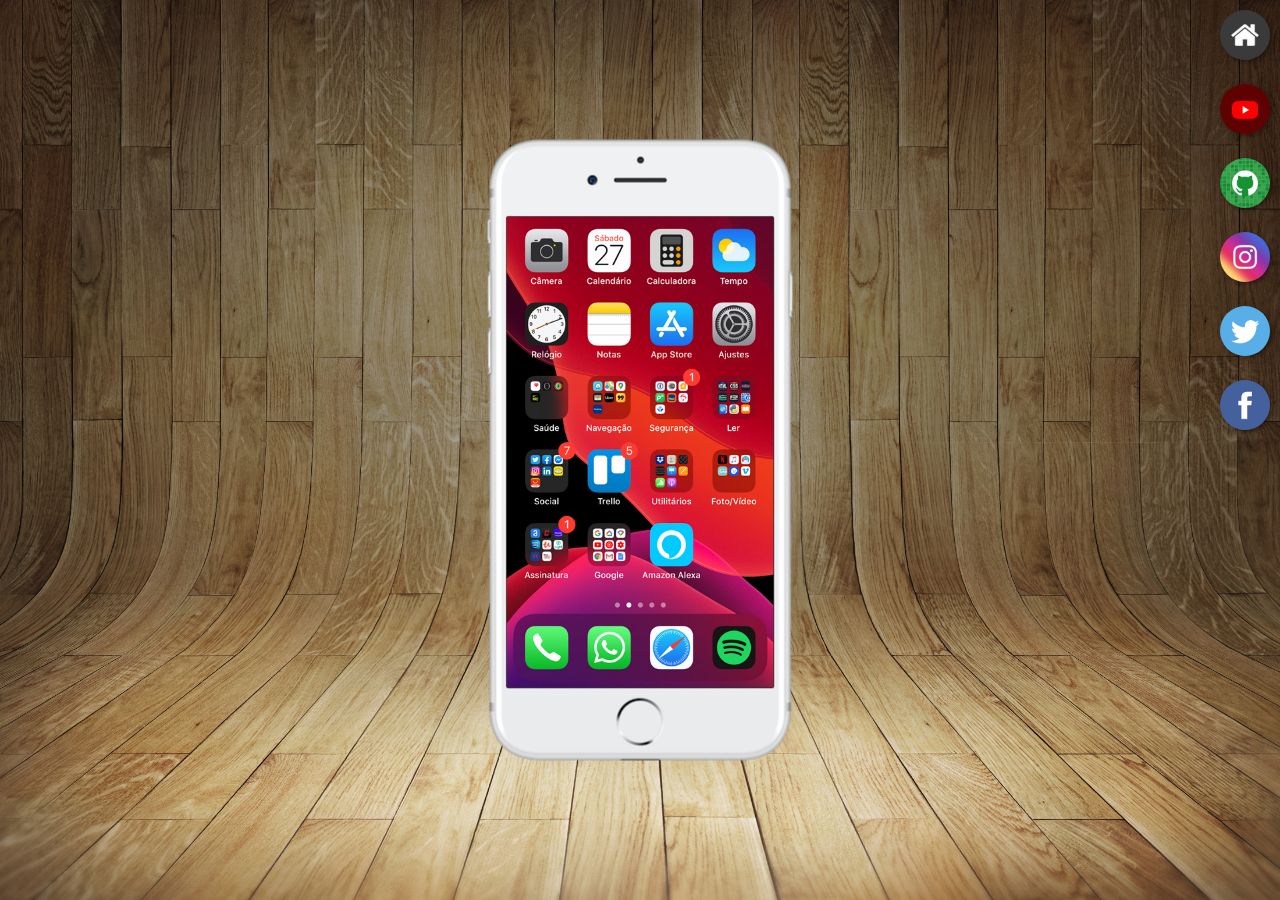
<file: index.html>
<!DOCTYPE html>
<html lang="pt-br">
<head>
    <meta charset="UTF-8">
    <meta http-equiv="X-UA-Compatible" content="IE=edge">
    <meta name="viewport" content="width=device-width, initial-scale=1.0">
    <link rel="shortcut icon" href="favicon.ico" type="image/x-icon">
    <link rel="stylesheet" href="estilos/style.css">
    <title>Projeto Redes Sociais</title>
</head>
<body>
    <main>
        <section id = "telefone">
            <iframe src="home.html" name = "tela" id = "tela" frameborder="0">Seu navegador não é compatível com iframes"</iframe>
        </section>

        <section id = "redes-sociais">
            <a href="home.html" target = "tela"><img src="imagens/logo-home.jpg" alt="Logo Home"></a> <br>
            <a href="youtube.html" target = "tela"><img src="imagens/logo-youtube.jpg" alt="Logo Youtube"></a> <br>
            <a href="github.html" target = "tela"><img src="imagens/logo-github.jpg" alt="Logo GitHub"></a> <br>
            <a href="instagram.html" target = "tela"><img src="imagens/logo-instagram.jpg" alt="Logo Instagram"></a> <br>
            <a href="twitter.html" target = "tela"><img src="imagens/logo-twitter.jpg" alt="Logo Twitter"></a> <br>
            <a href="facebook.html" target = "tela"><img src="imagens/logo-facebook.jpg" alt="Logo "></a> <br>
        </section>
    </main>
</body>
</html>
</file>
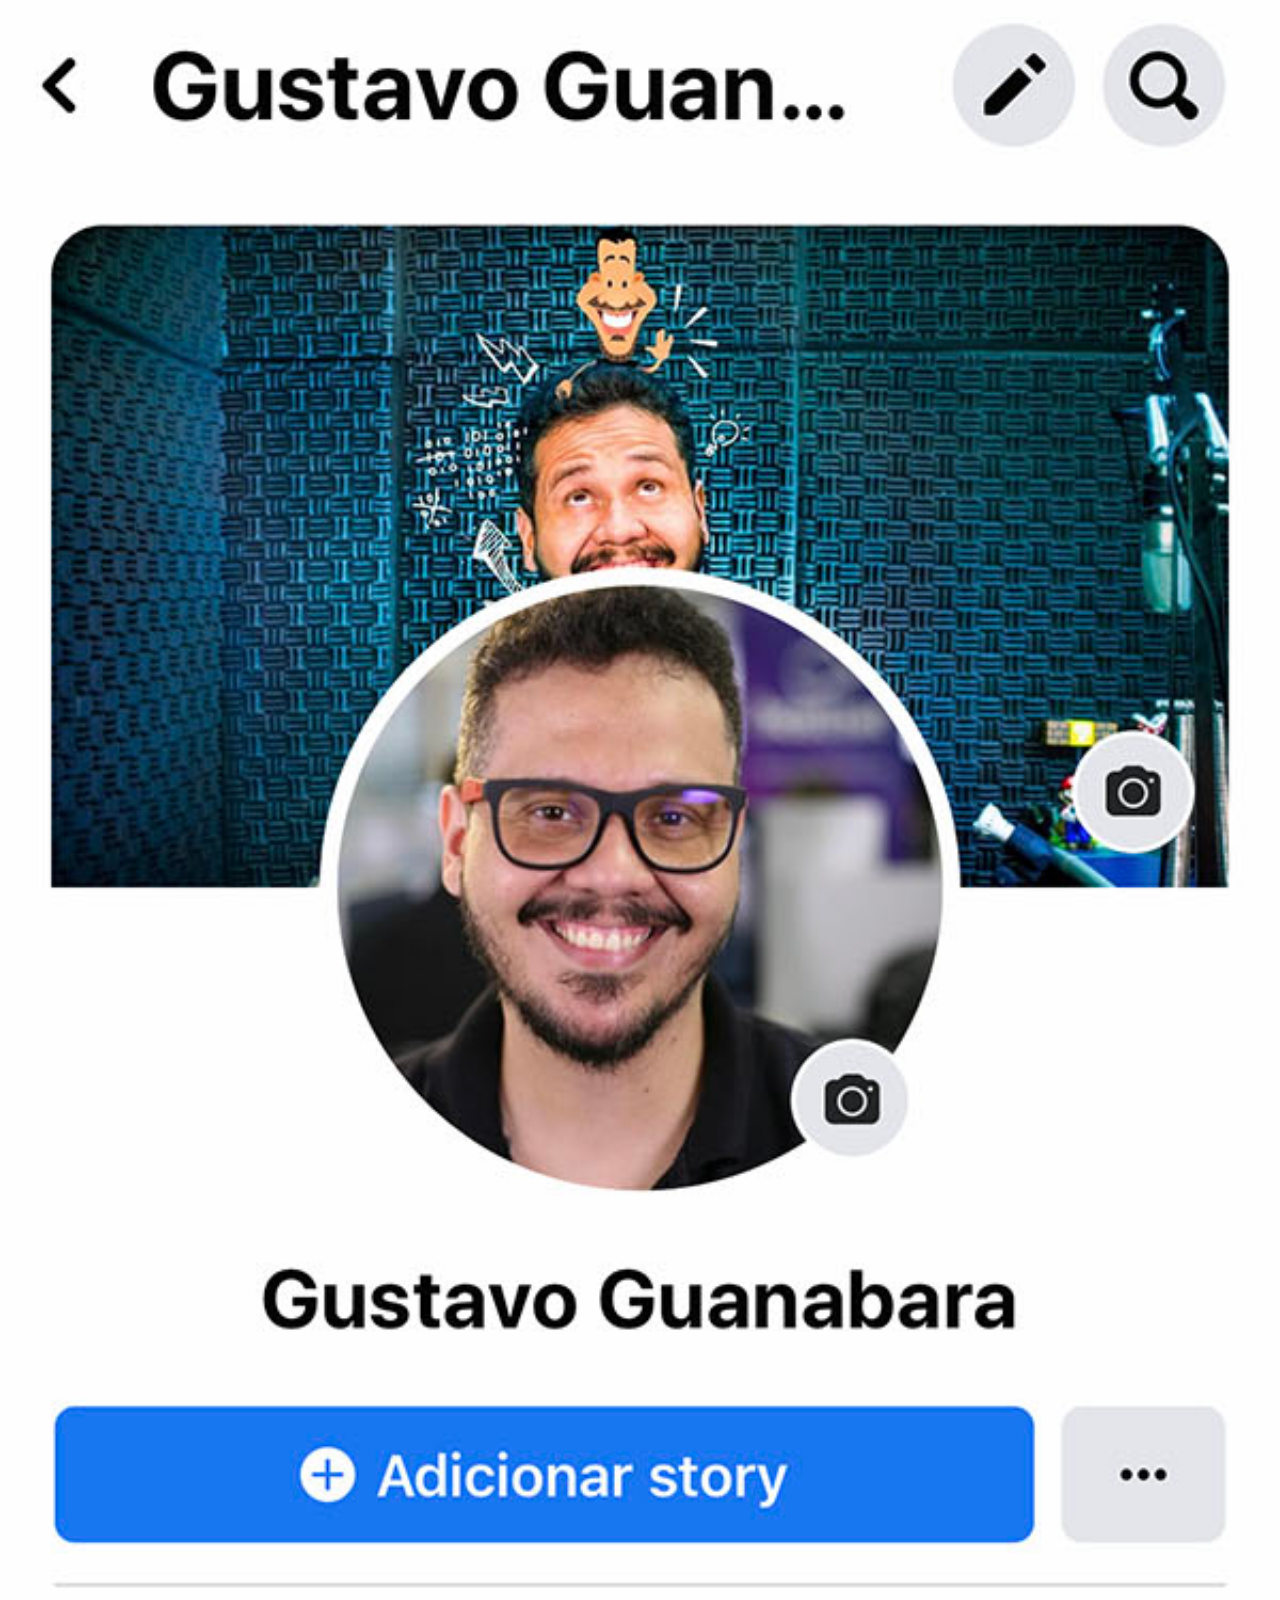
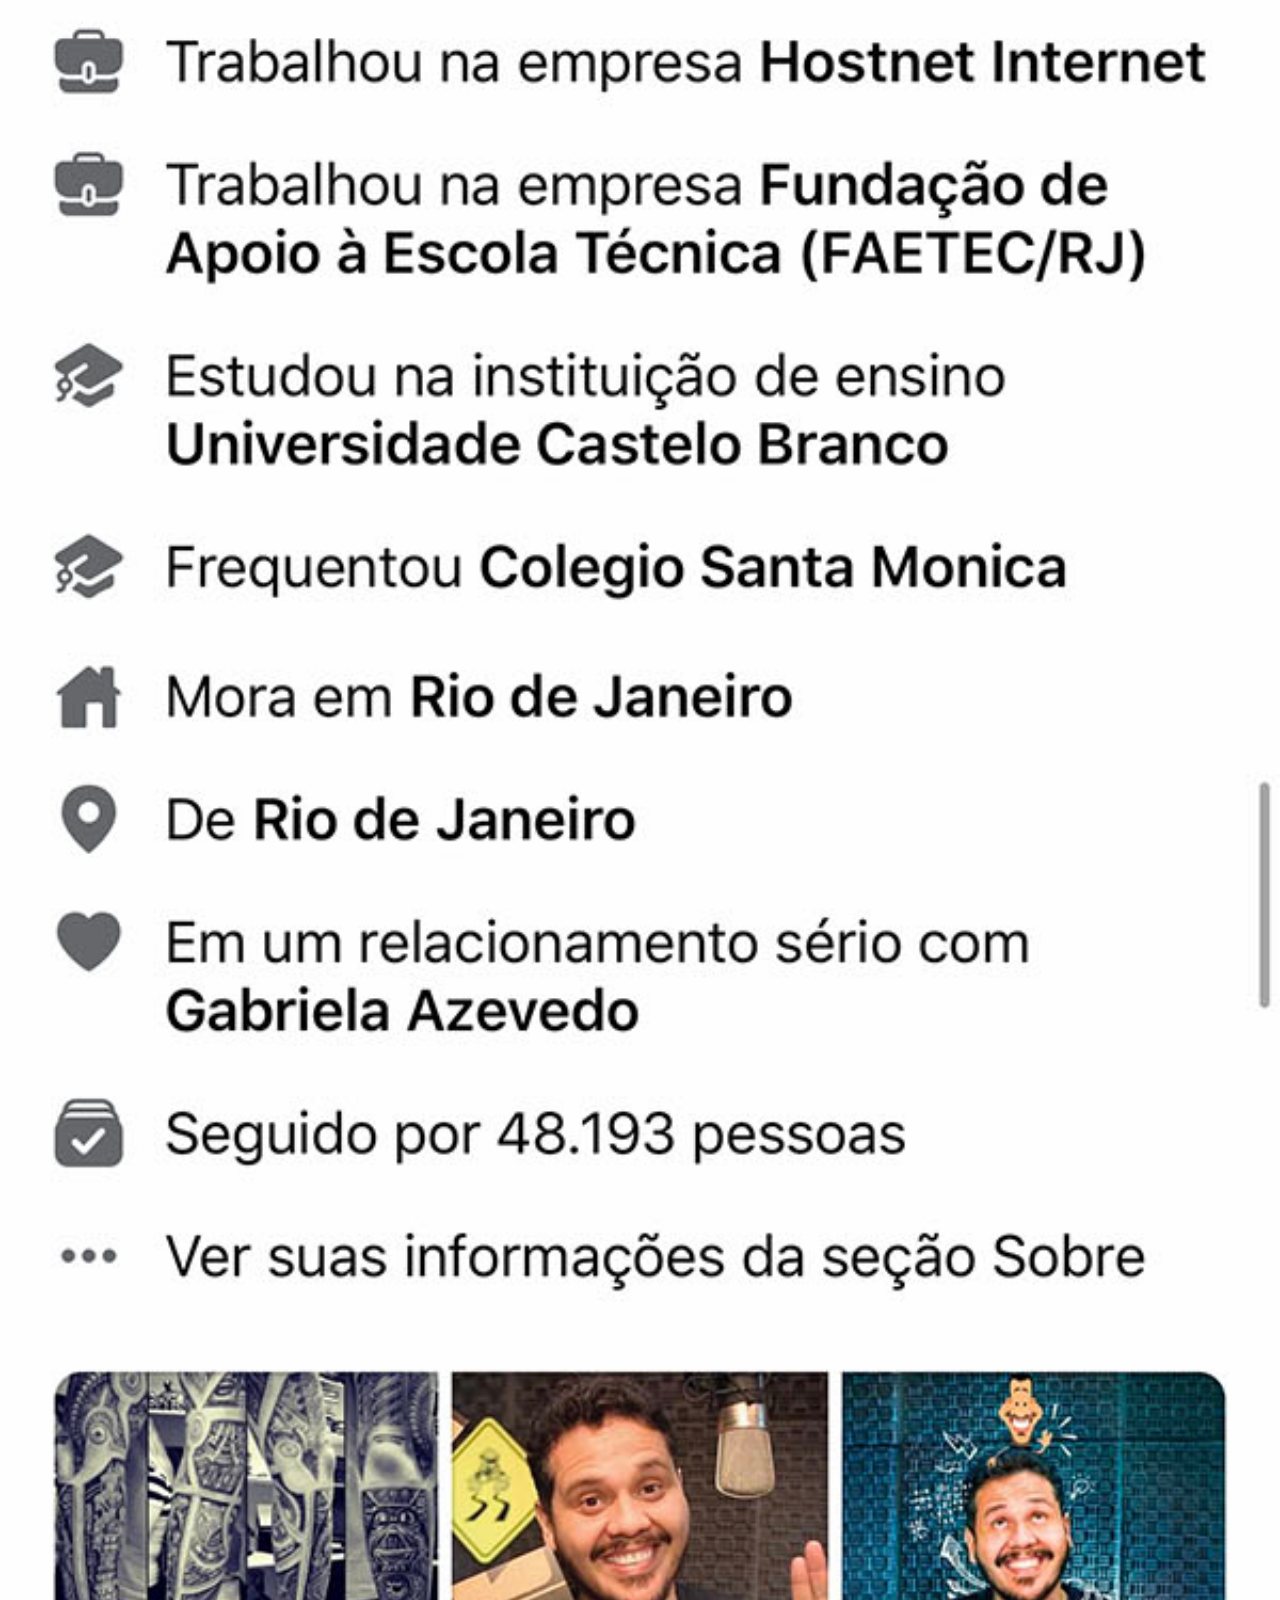
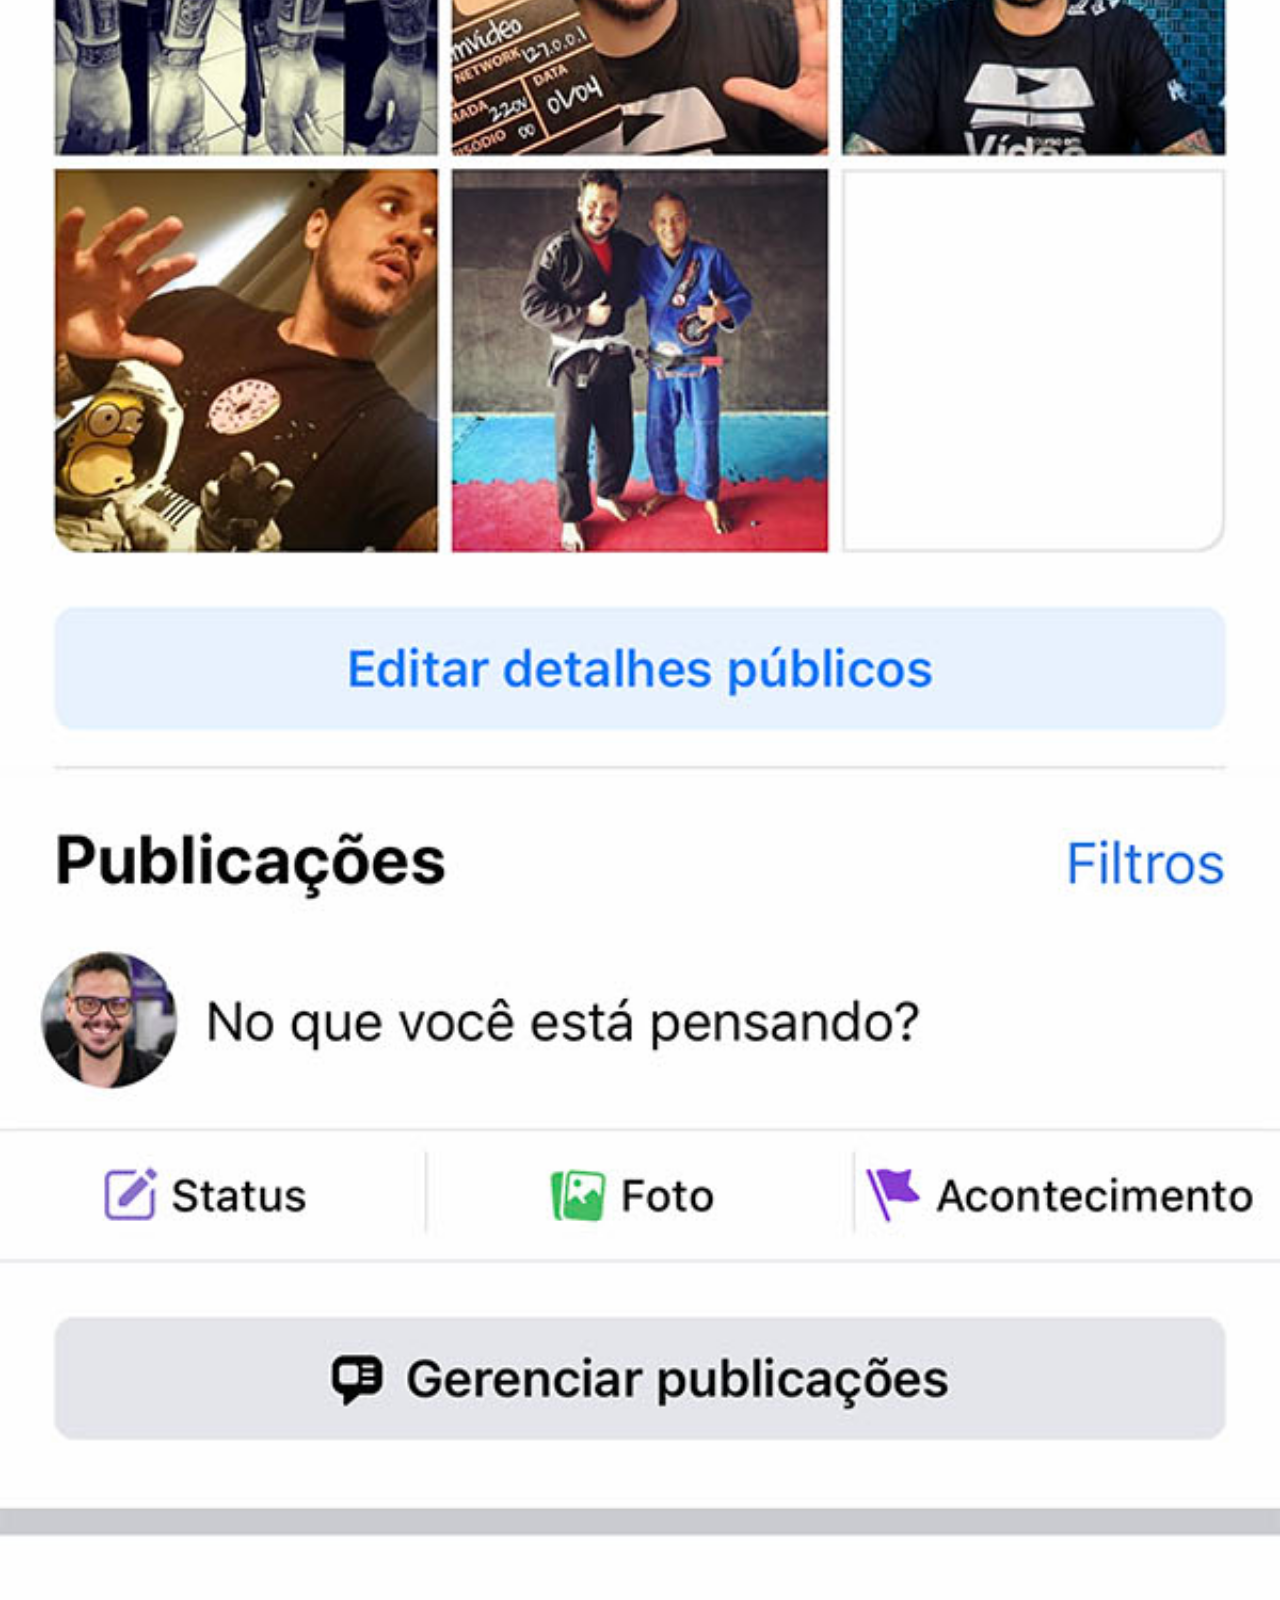
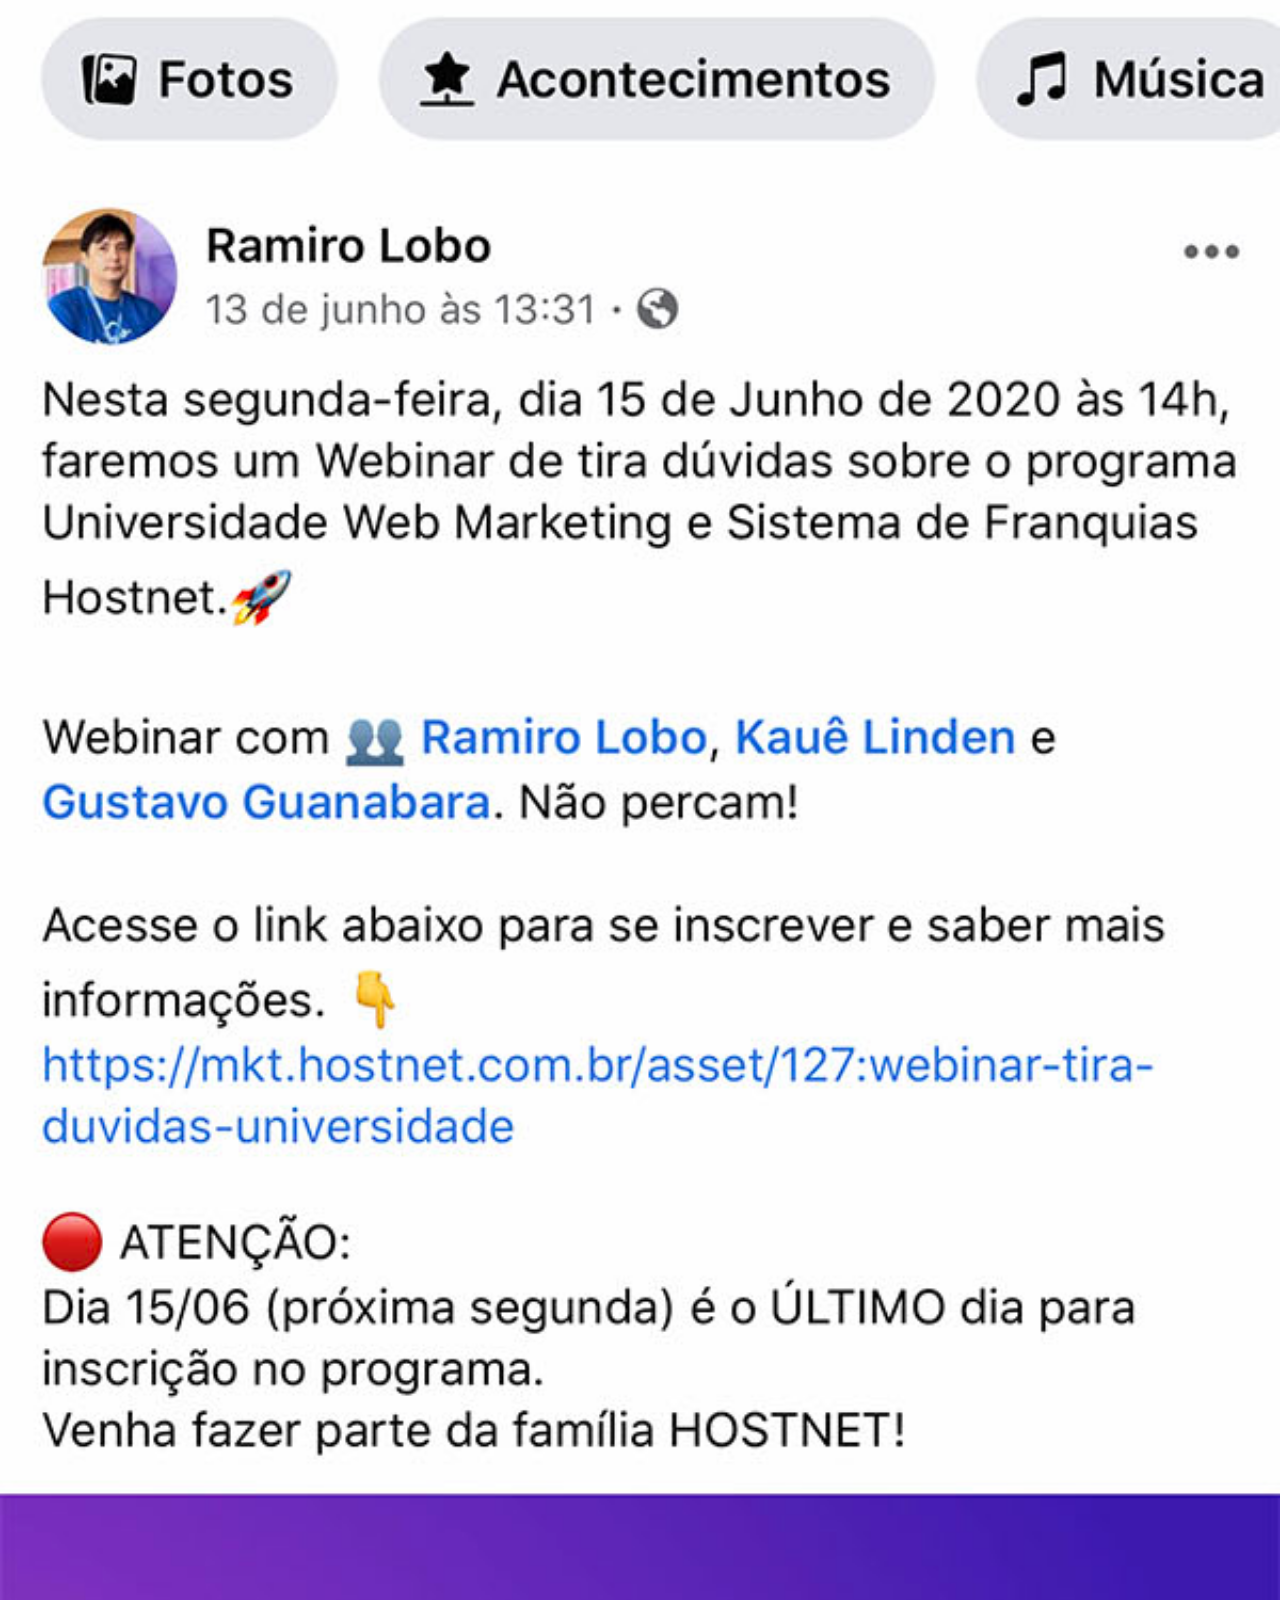
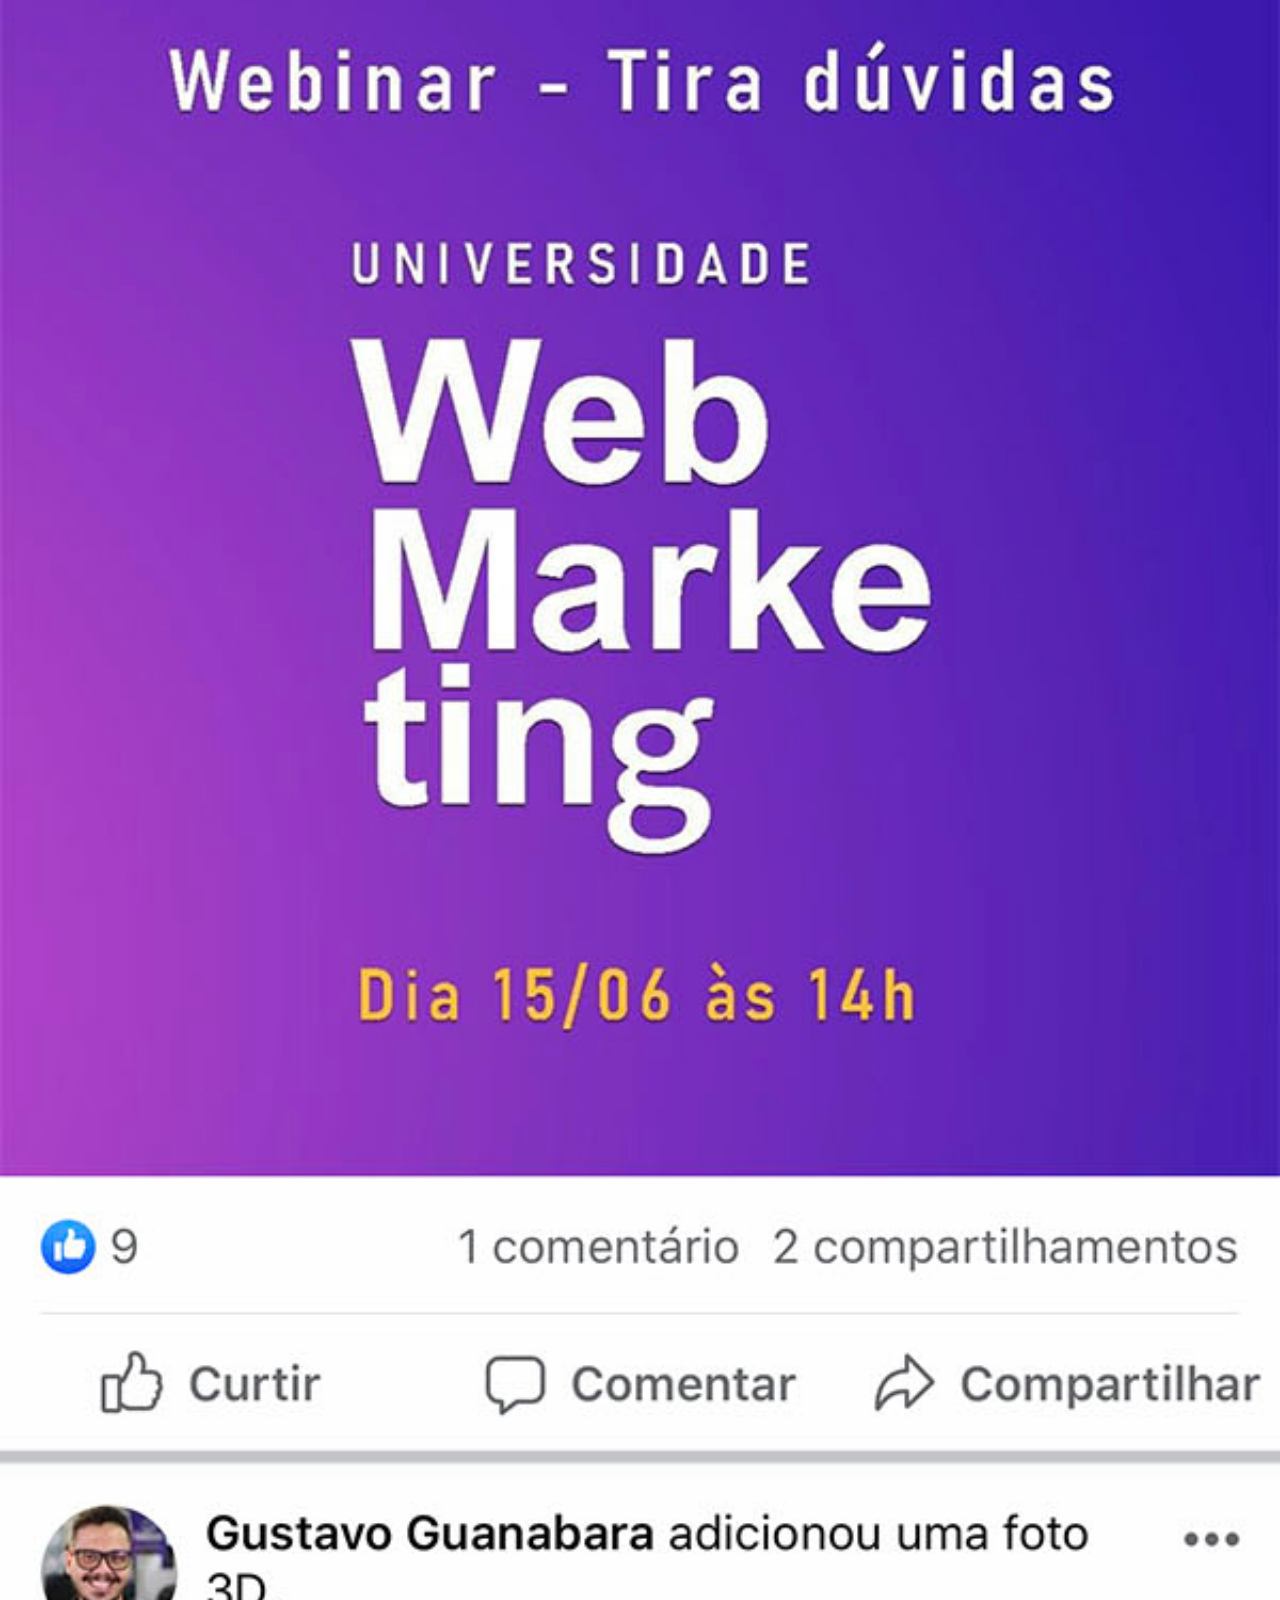
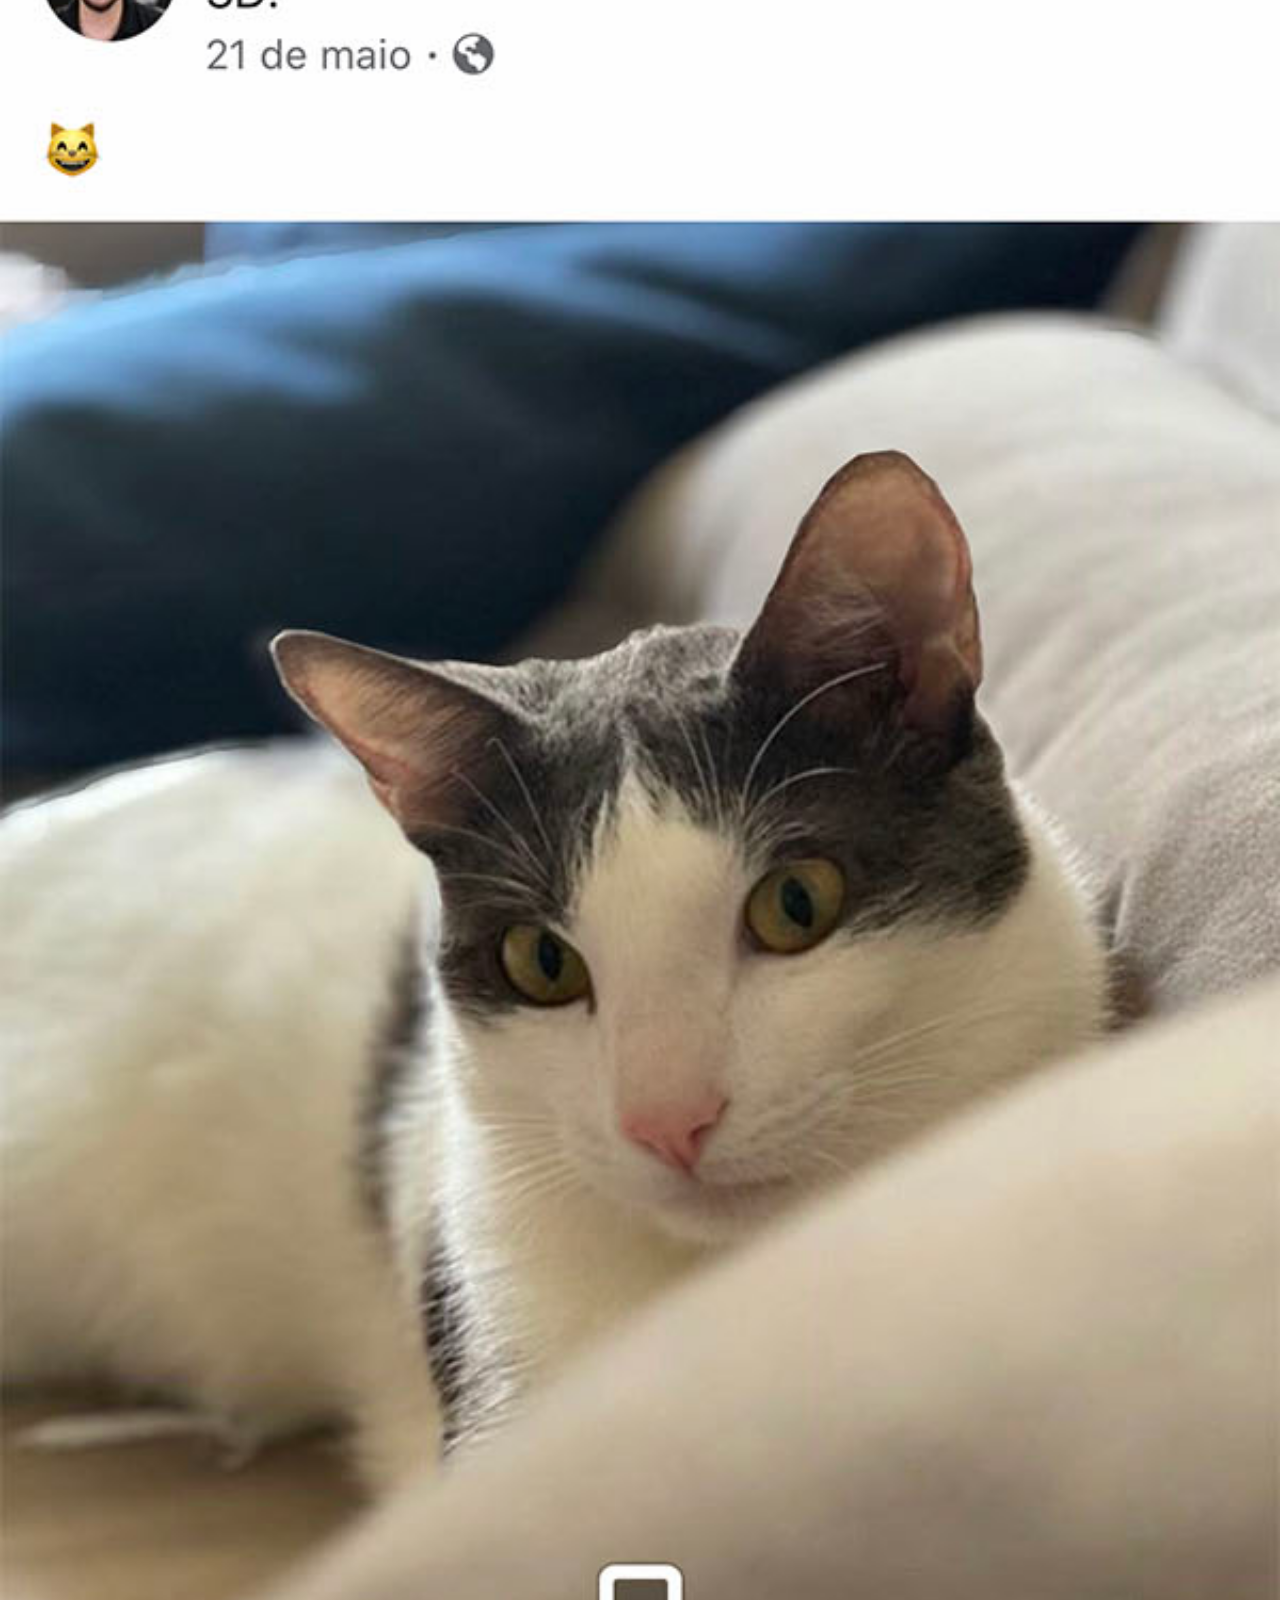
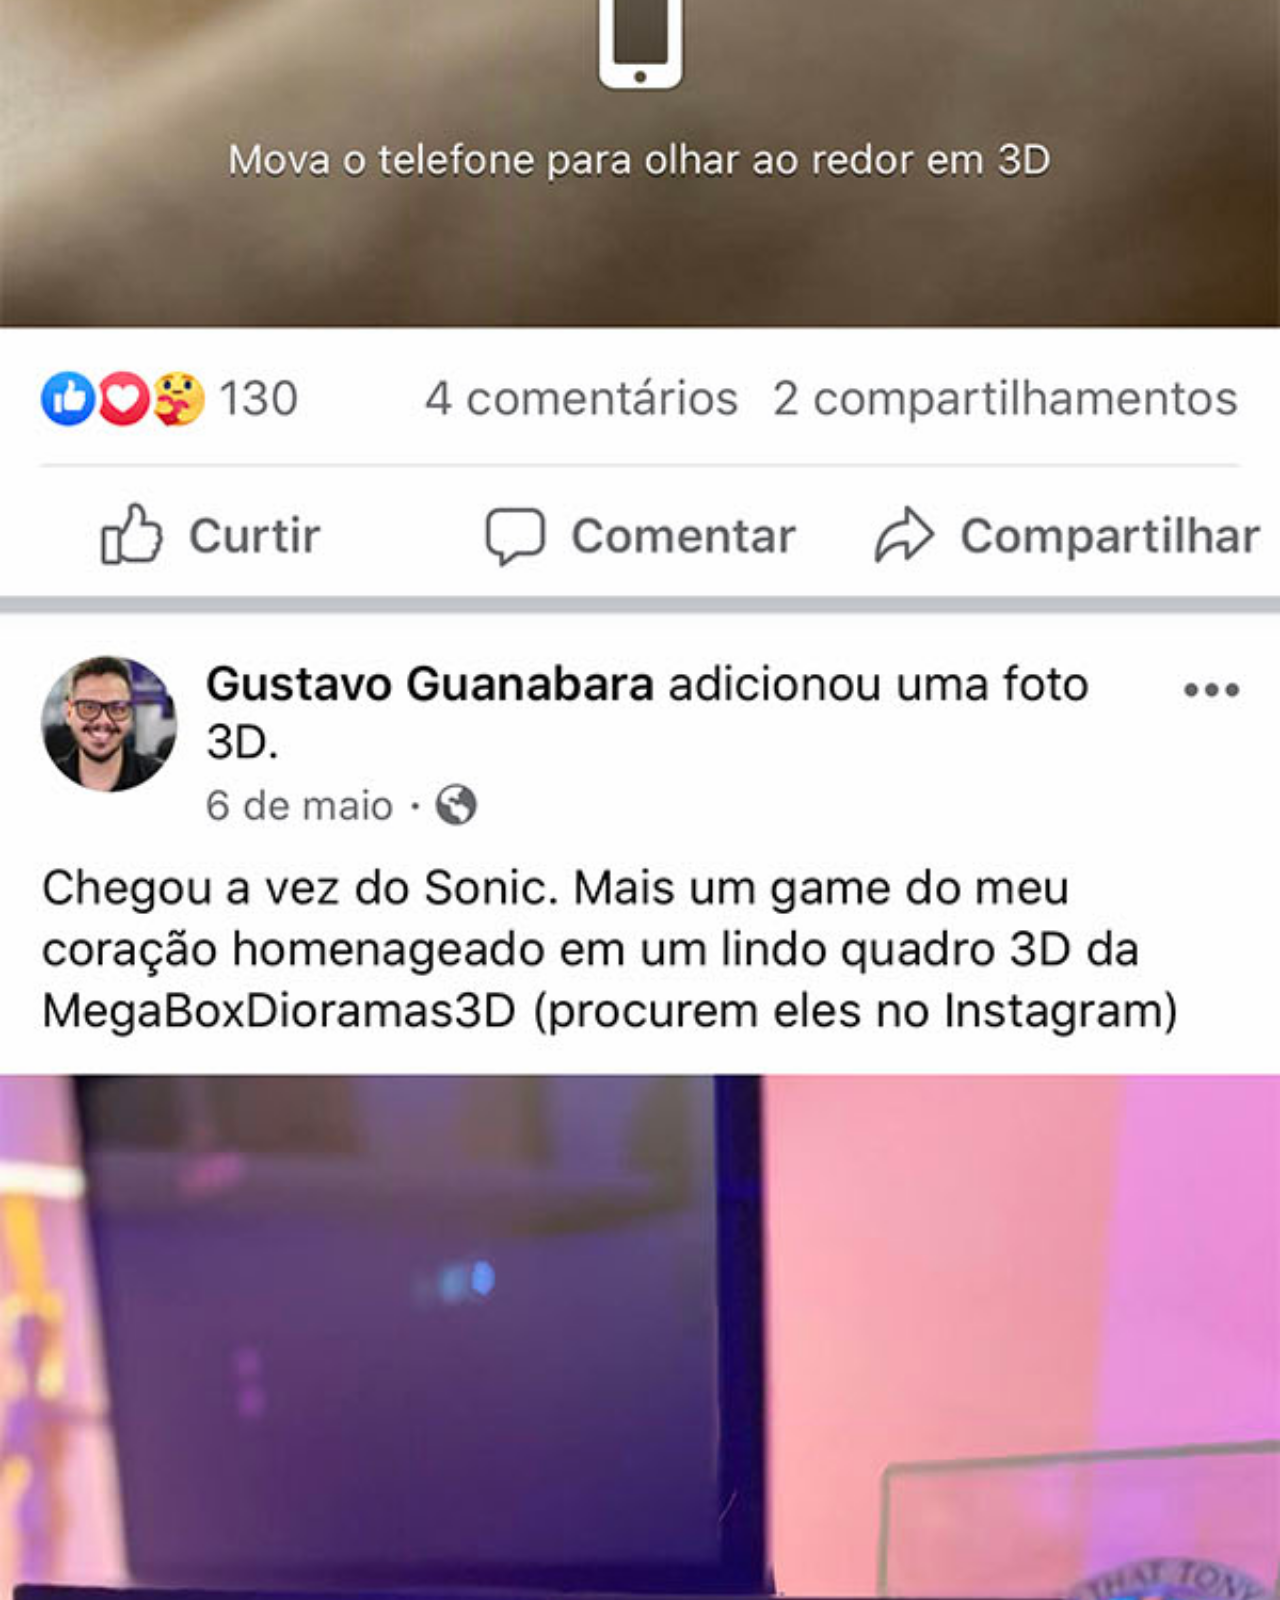
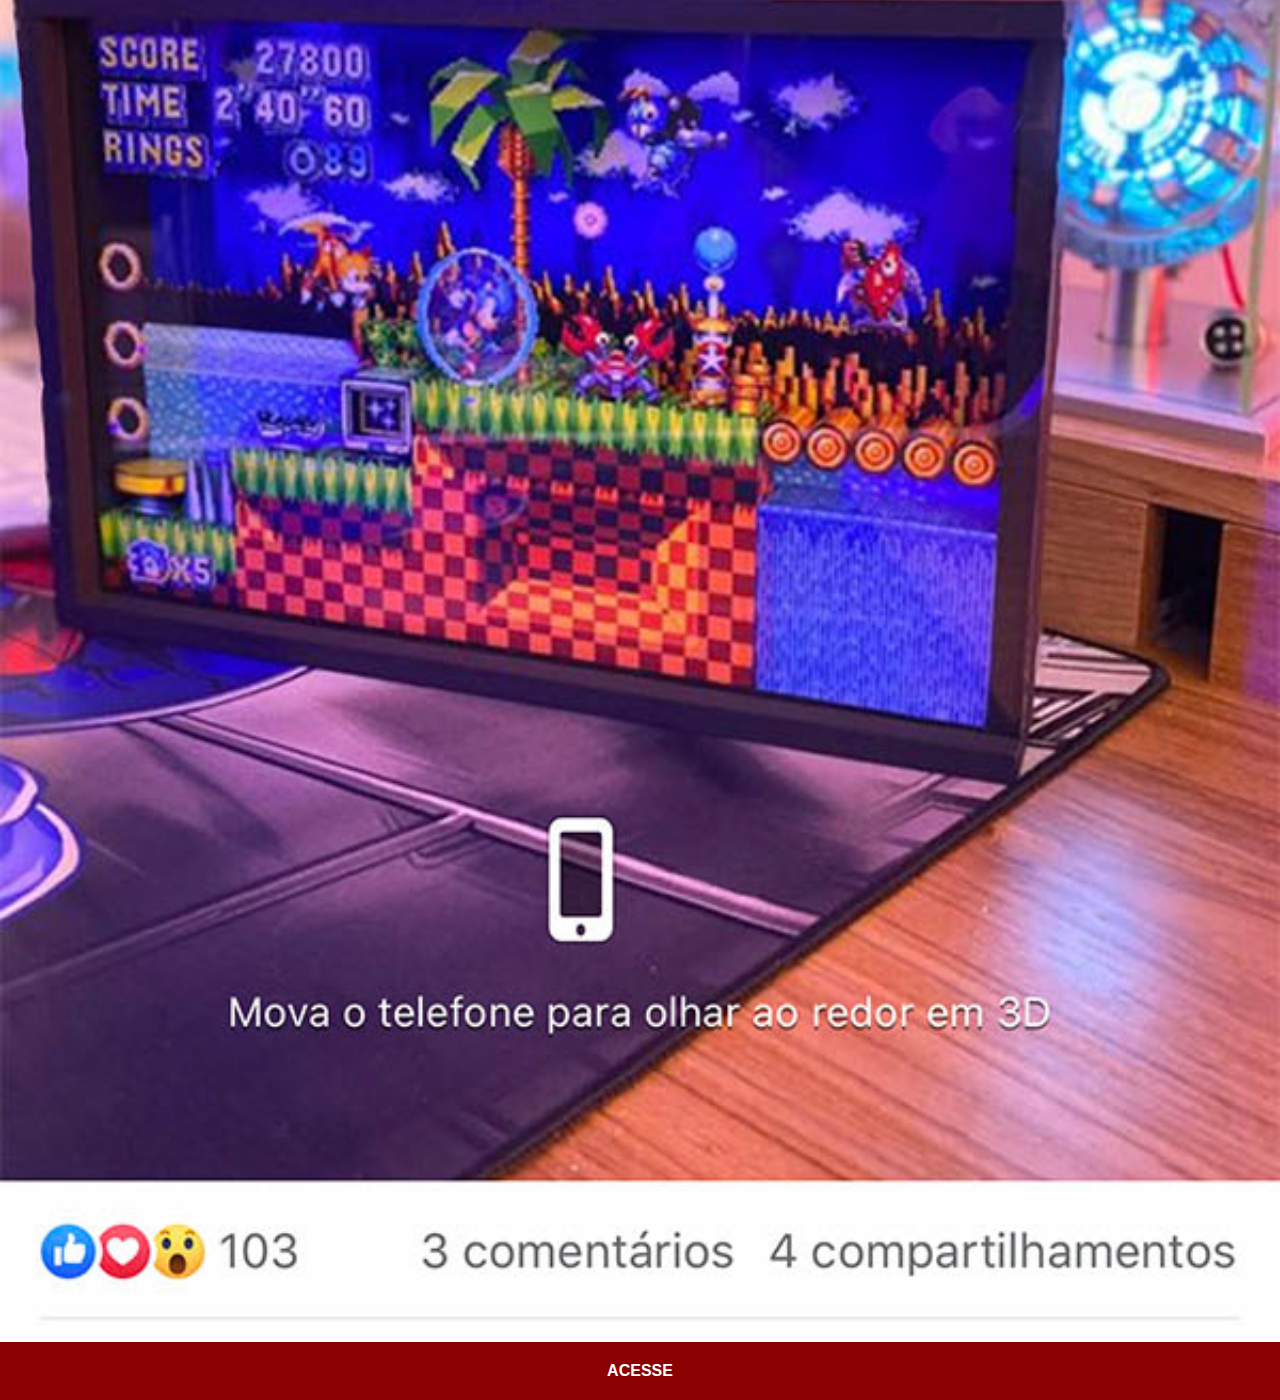
<file: facebook.html>
<!DOCTYPE html>
<html lang="pt-br">
<head>
    <meta charset="UTF-8">
    <meta http-equiv="X-UA-Compatible" content="IE=edge">
    <meta name="viewport" content="width=device-width, initial-scale=1.0">
    <link rel="stylesheet" href="estilos/social.css">
    <title>Facebook</title>
</head>
<body>
    <img src="imagens/tela-facebook.jpg" alt="Tela do Facebook">
    <a href="https://www.facebook.com/gustavoguanabara/">Acesse</a>
</body>
</html>
</file>
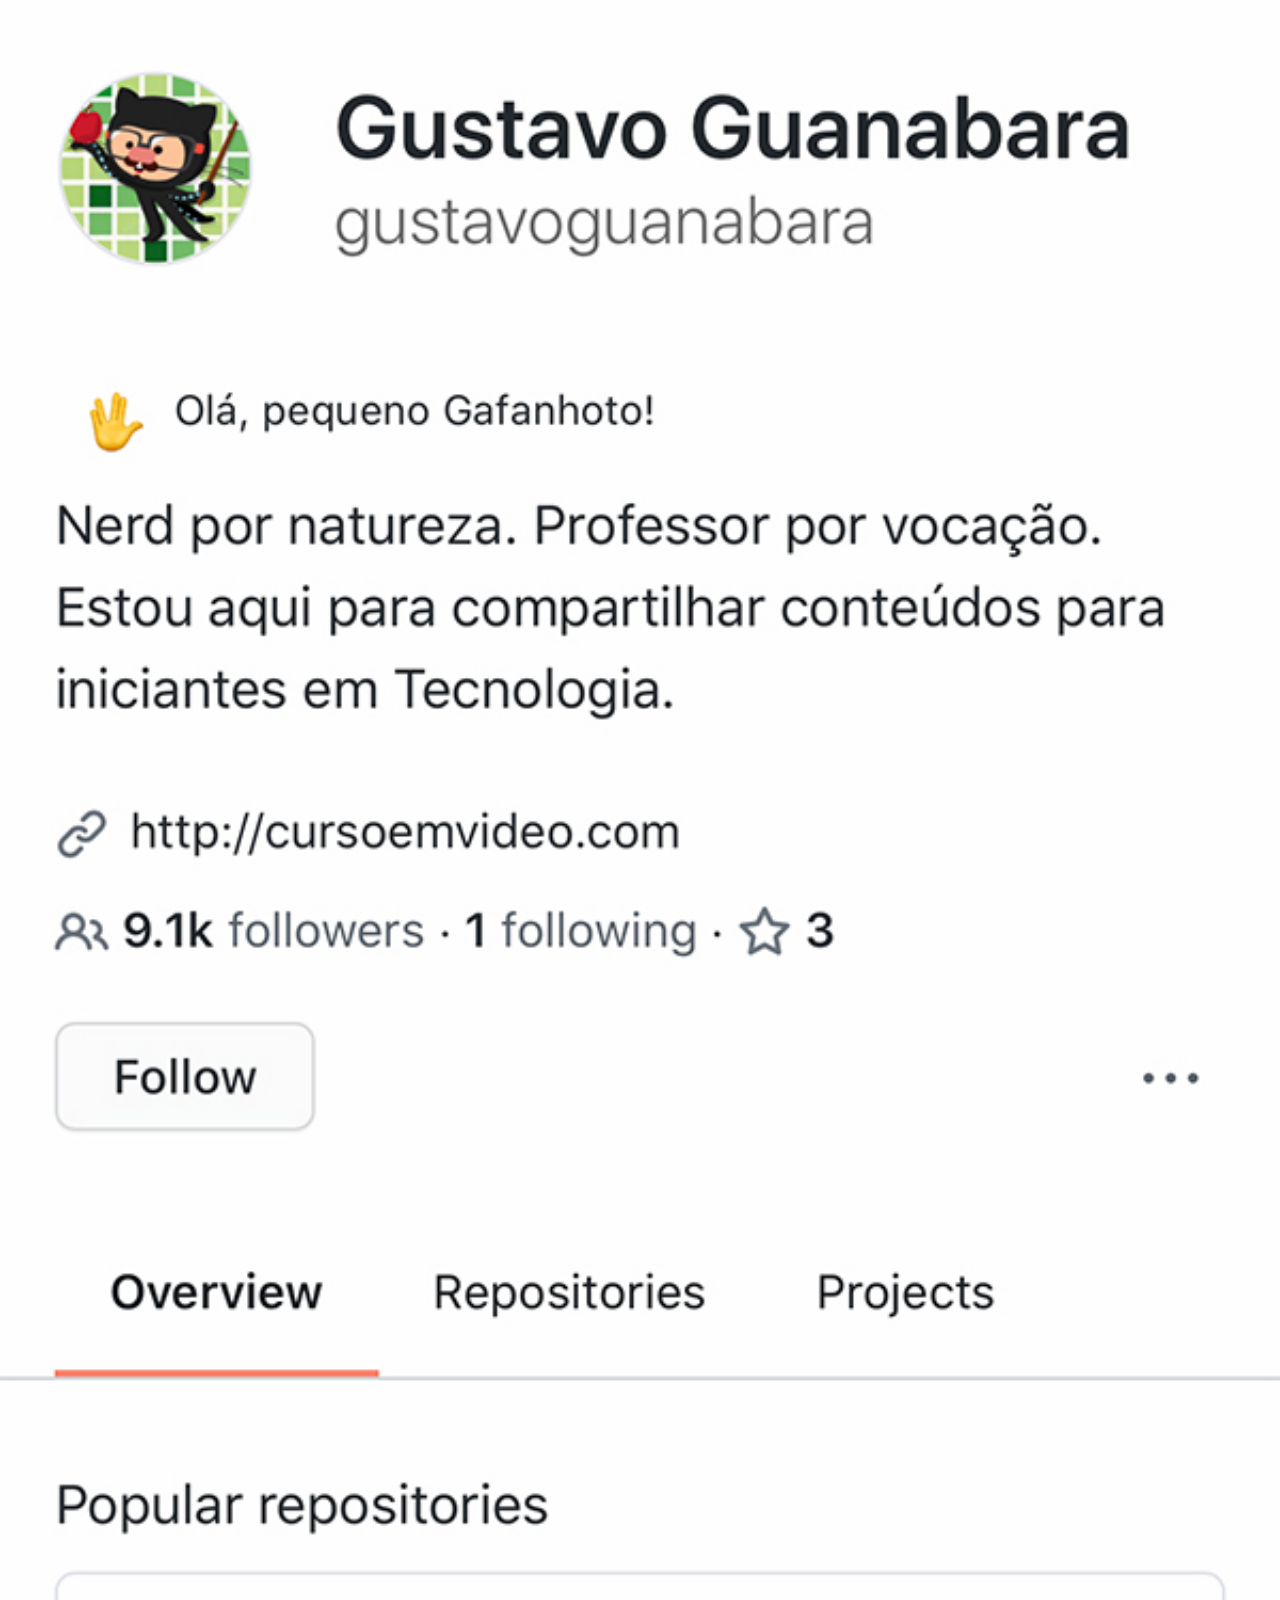
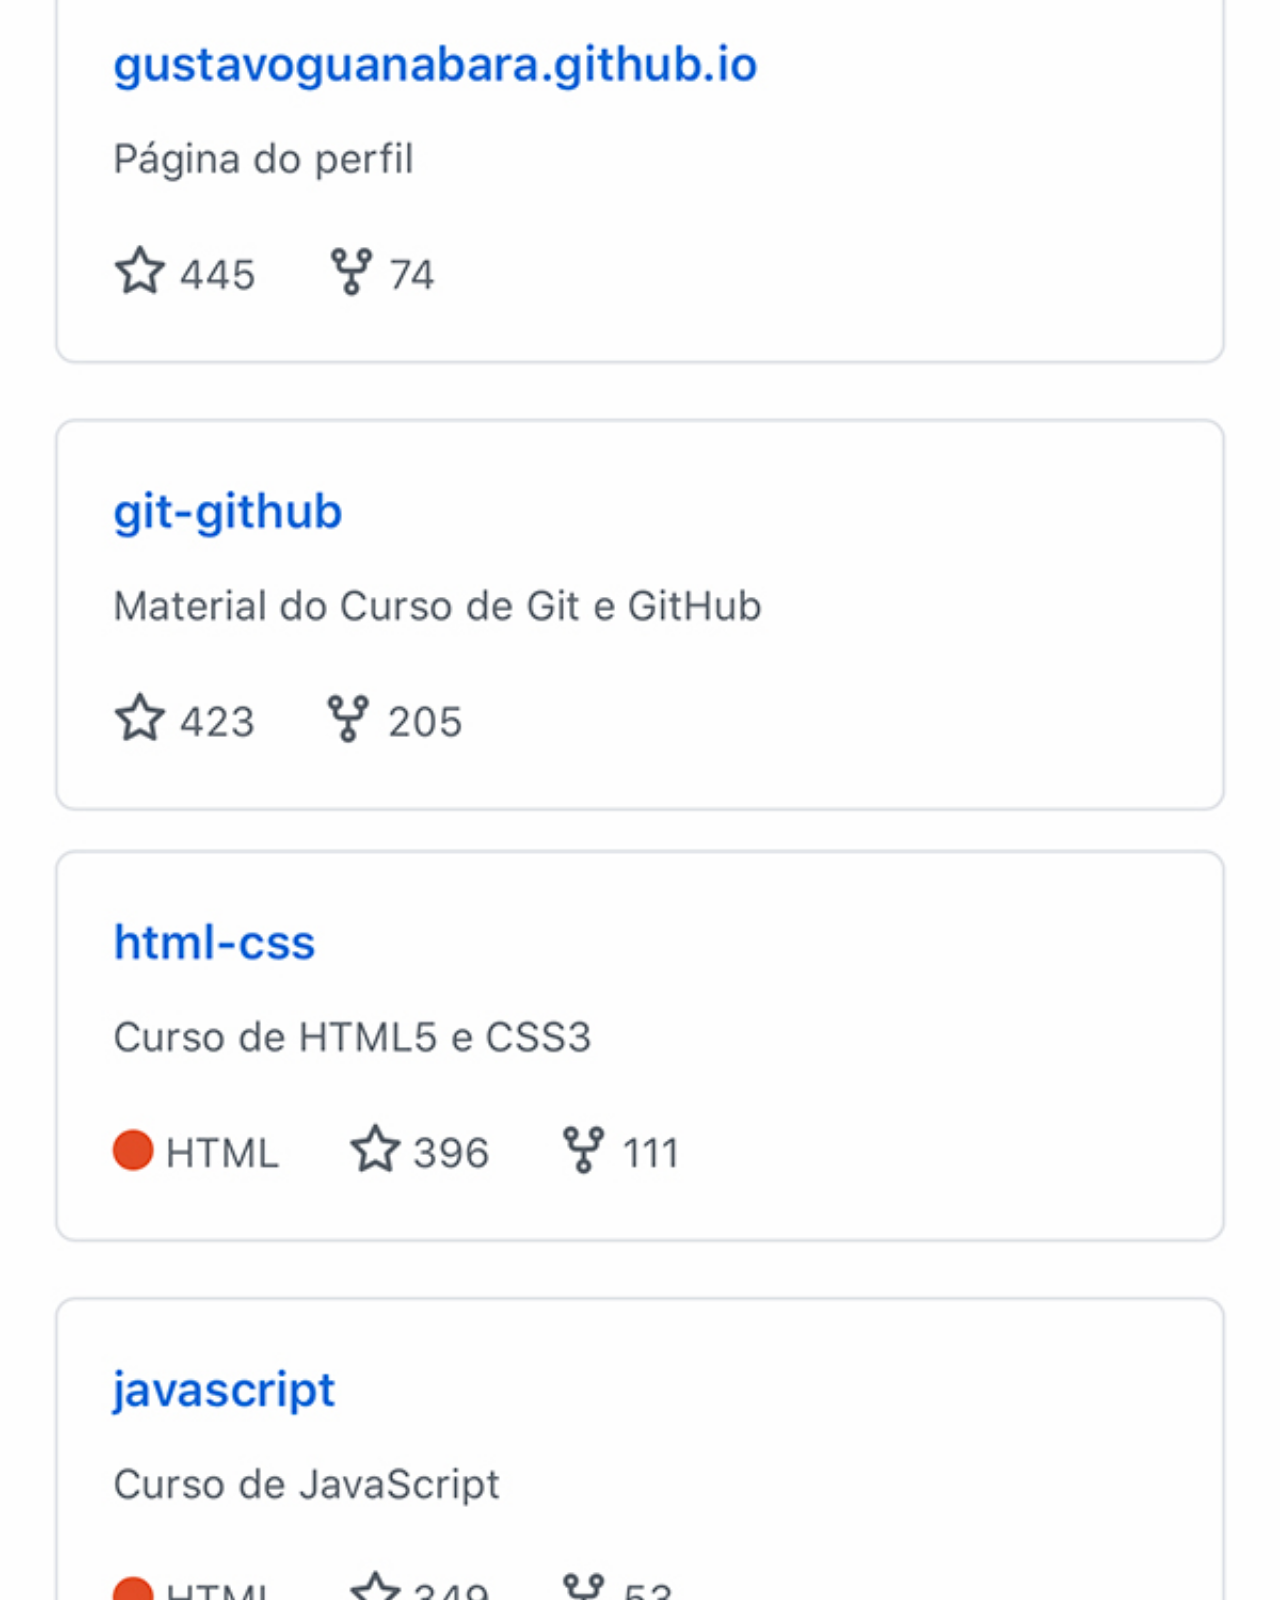
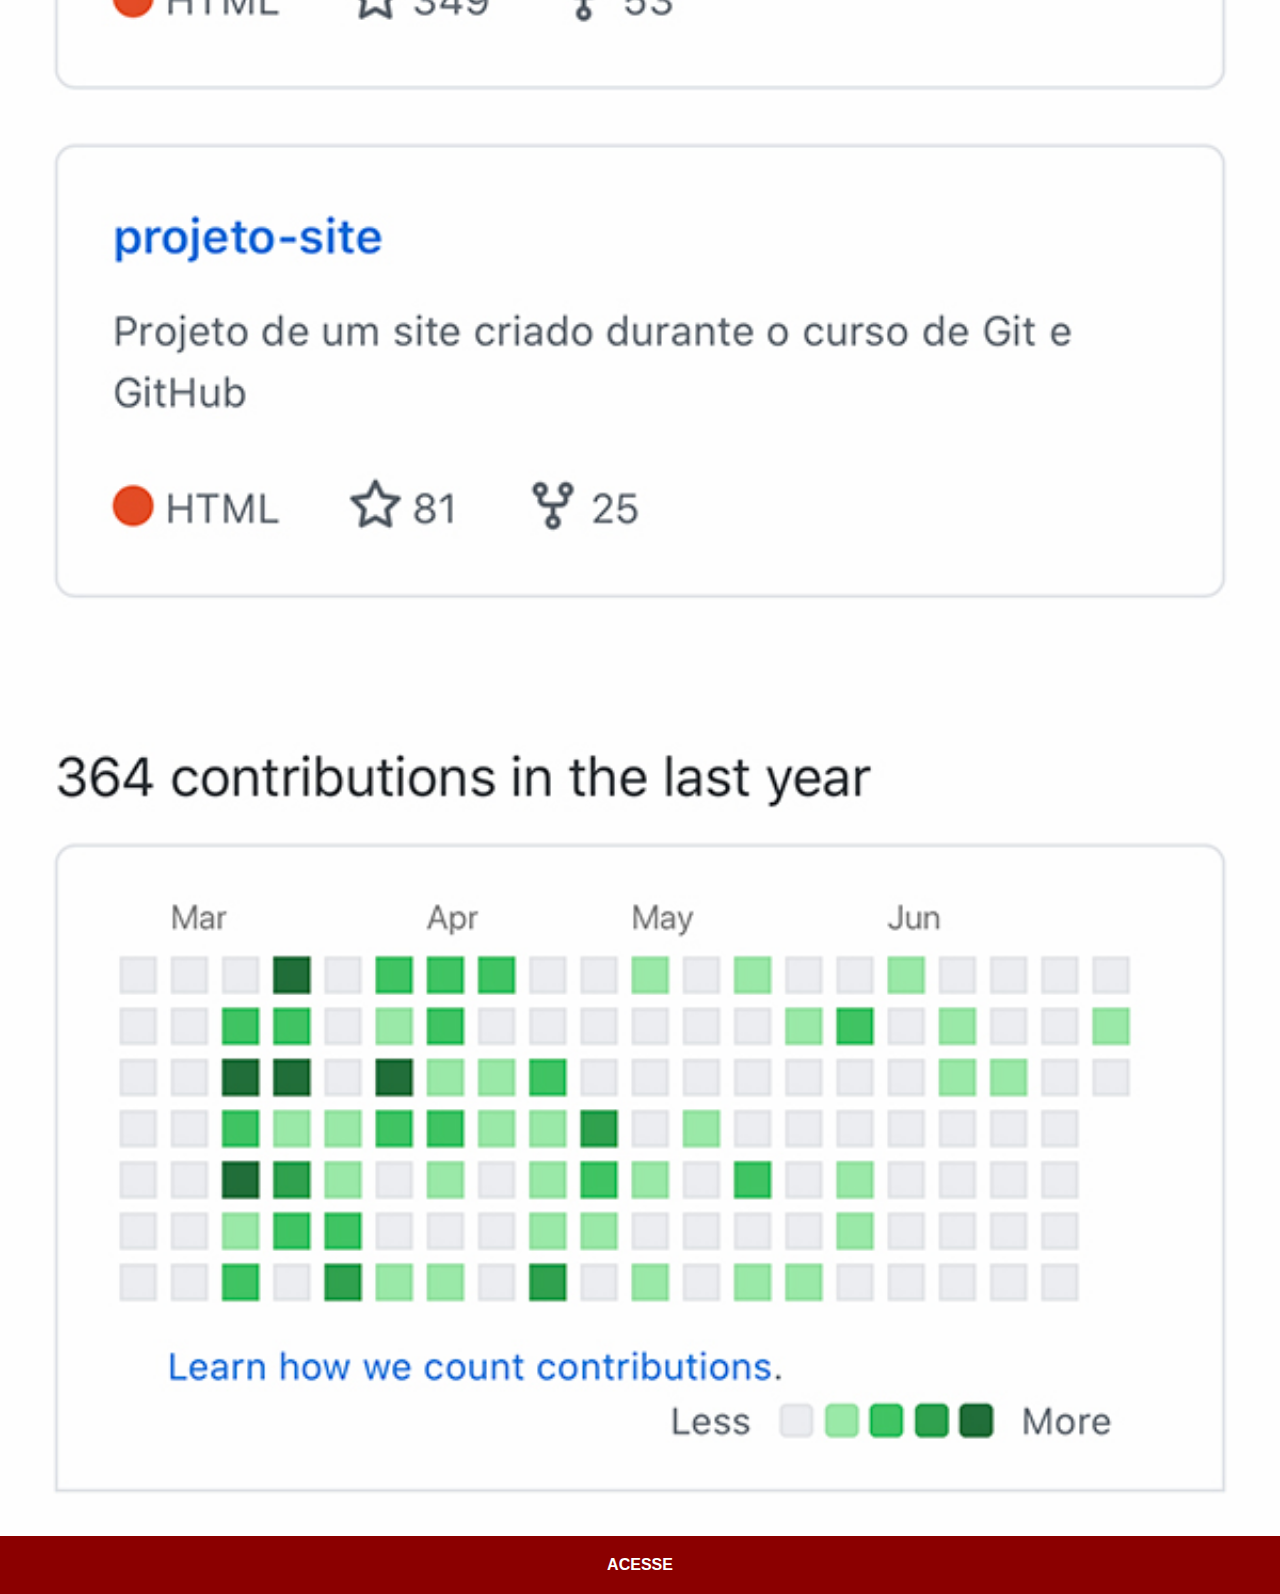
<file: github.html>
<!DOCTYPE html>
<html lang="pt-br">
<head>
    <meta charset="UTF-8">
    <meta http-equiv="X-UA-Compatible" content="IE=edge">
    <meta name="viewport" content="width=device-width, initial-scale=1.0">
    <link rel="stylesheet" href="estilos/social.css">
    <title>GitHub</title>
</head>
<body>
    <img src="imagens/tela-github.jpg" alt="Tela do GitHub">
    <a href="https://github.com/gustavoguanabara" target="_blank">ACESSE</a>
</body>
</html>
</file>
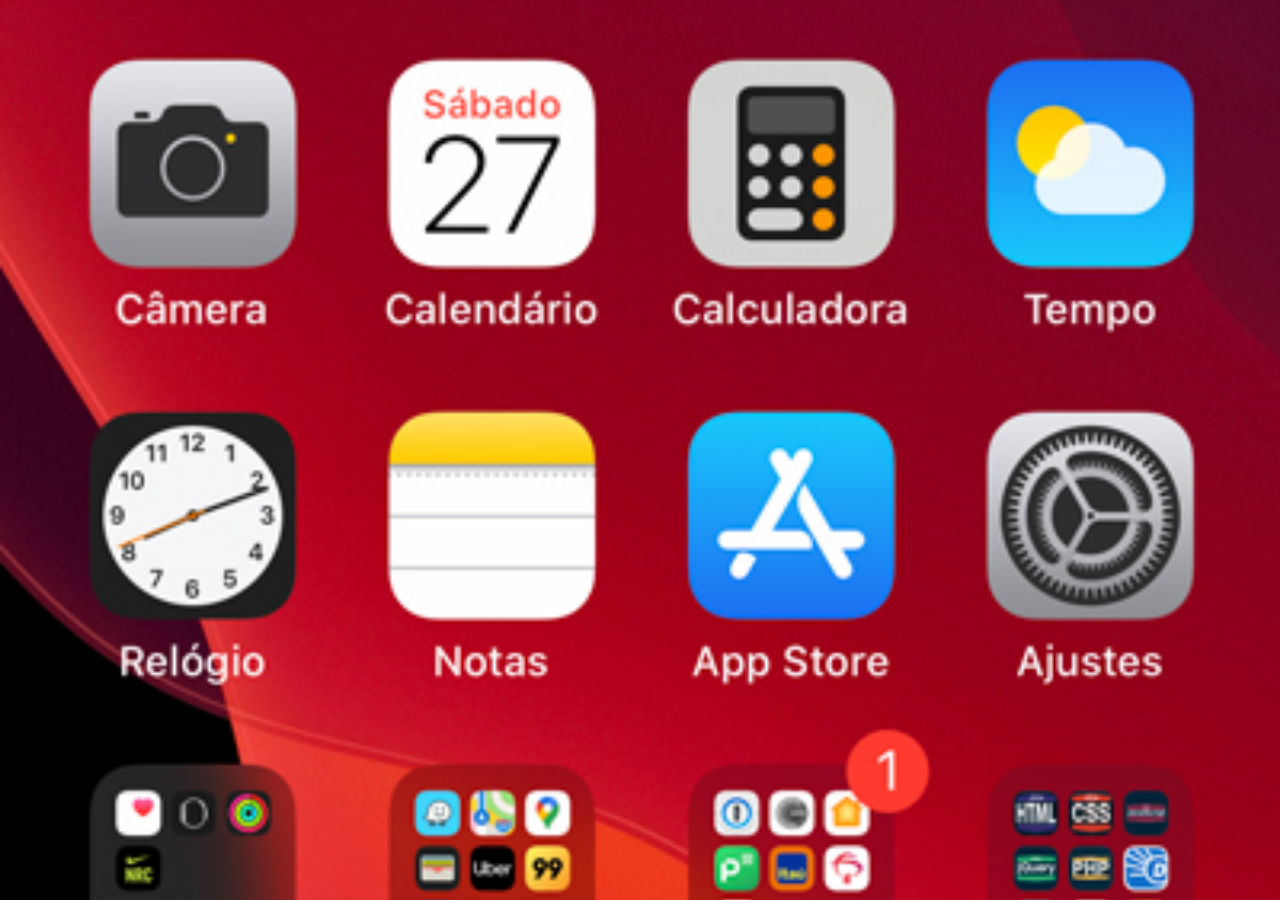
<file: home.html>
<!DOCTYPE html>
<html lang="pt-br">
<head>
    <meta charset="UTF-8">
    <meta http-equiv="X-UA-Compatible" content="IE=edge">
    <meta name="viewport" content="width=device-width, initial-scale=1.0">
    <title>Home</title>
    <style>
        * {
            margin: 0px;
            padding: 0px;
        }

        body {
            width: 100vw;
            height: 100vh;
            background: black url(imagens/tela-home.jpg) no-repeat top center;
            background-size: cover;
        }
    </style>
</head>
<body>
    
</body>
</html>
</file>
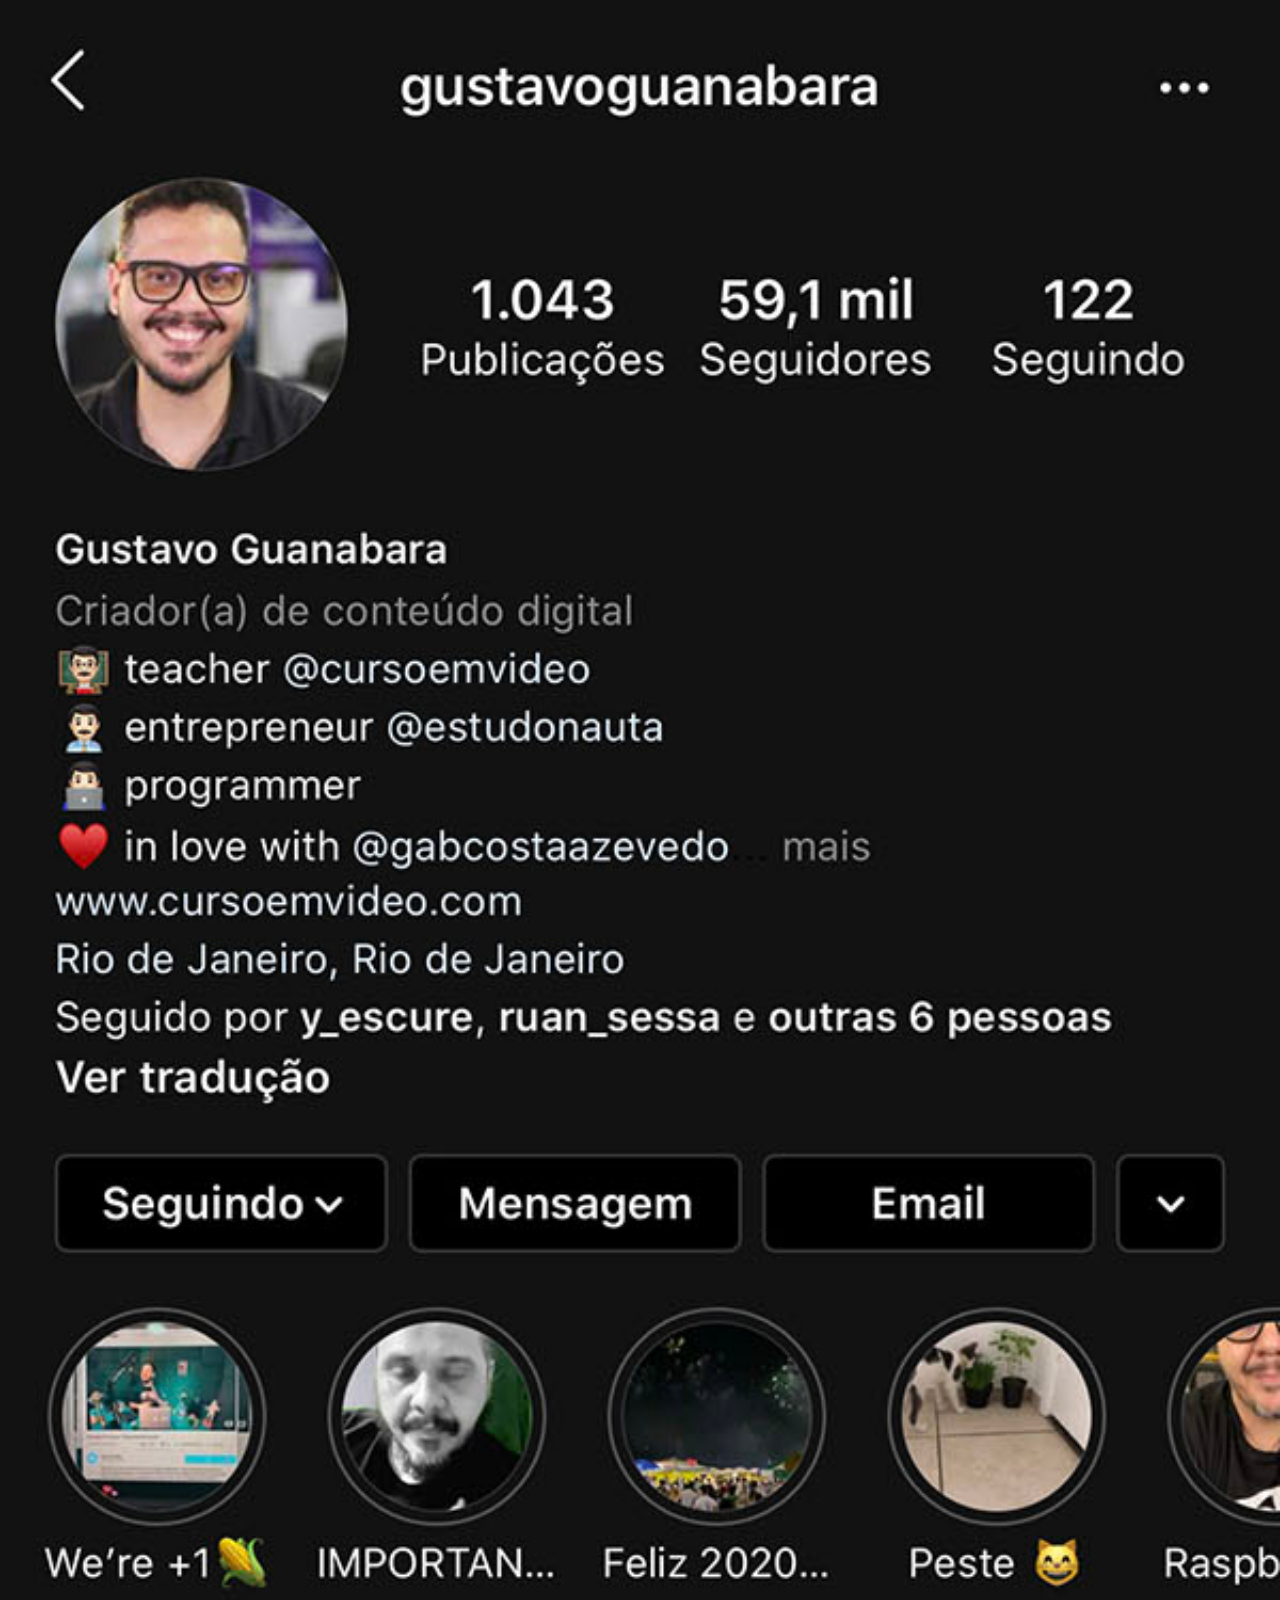
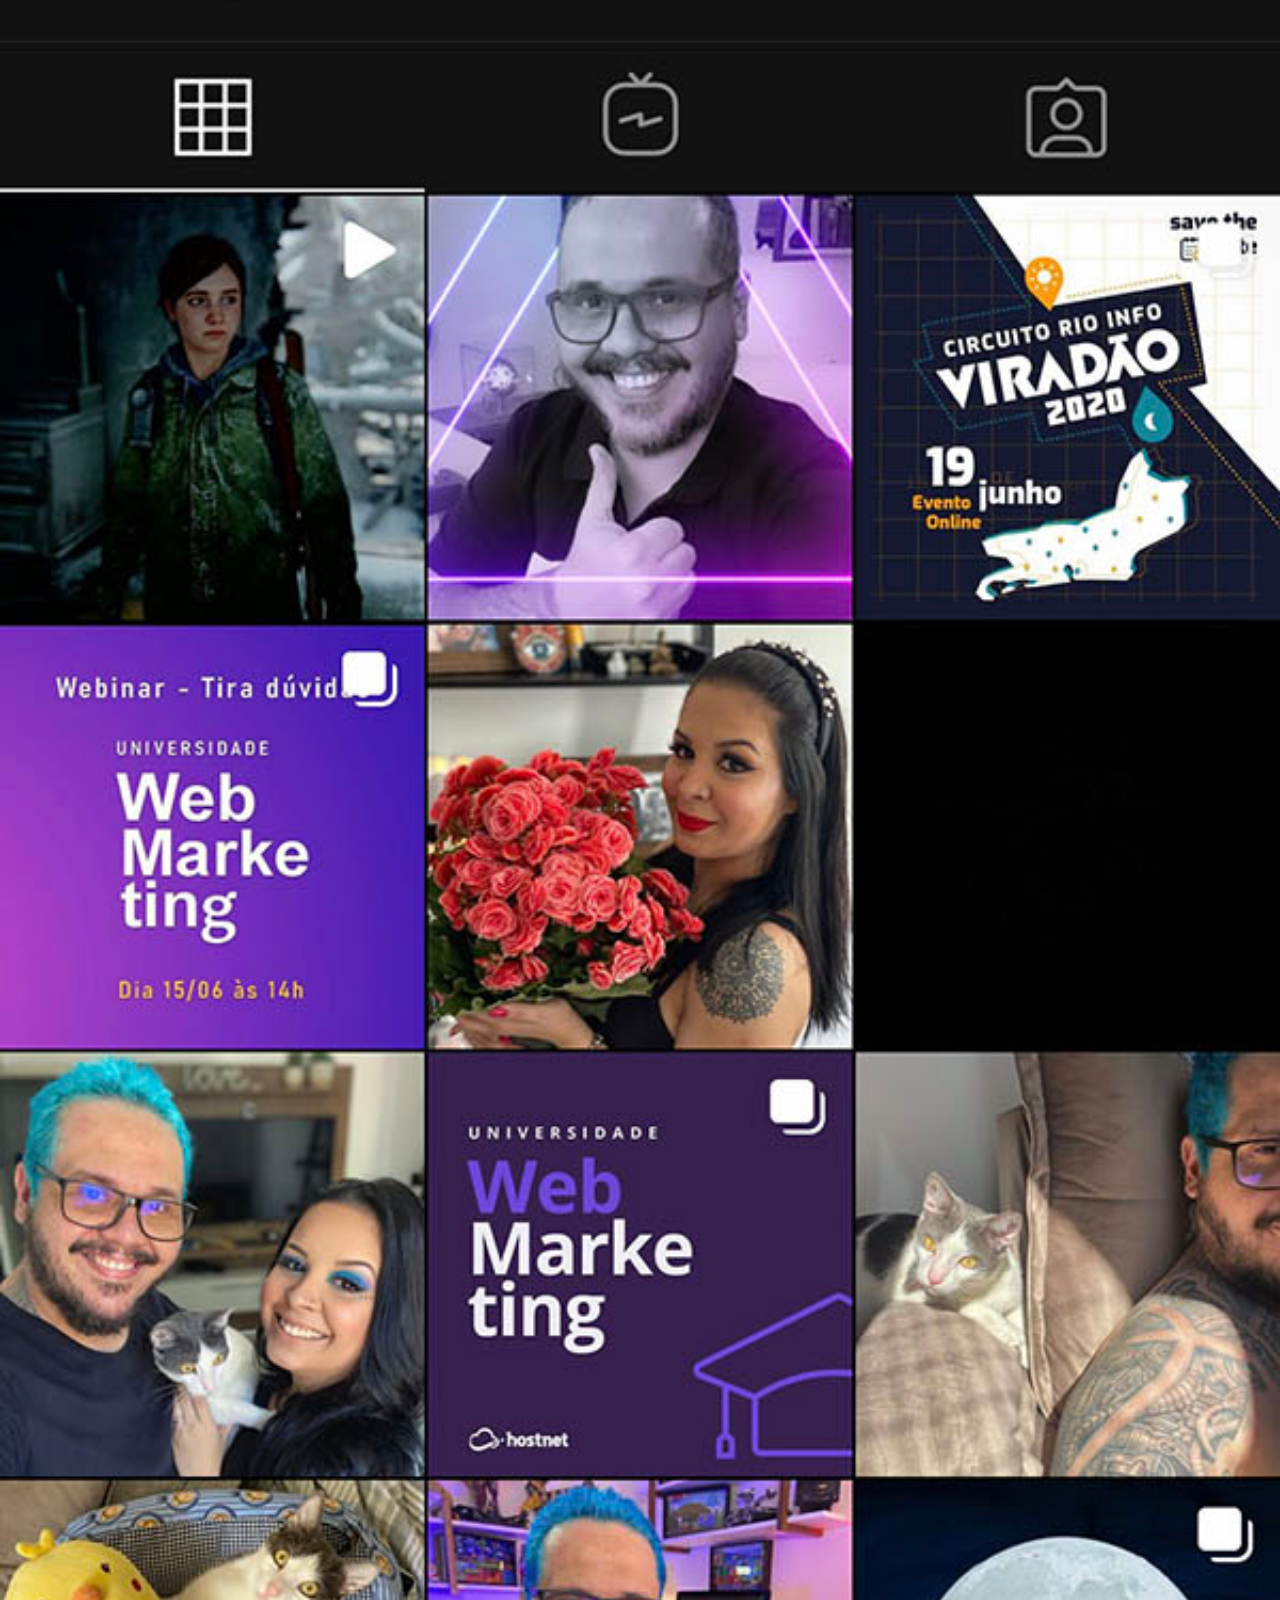
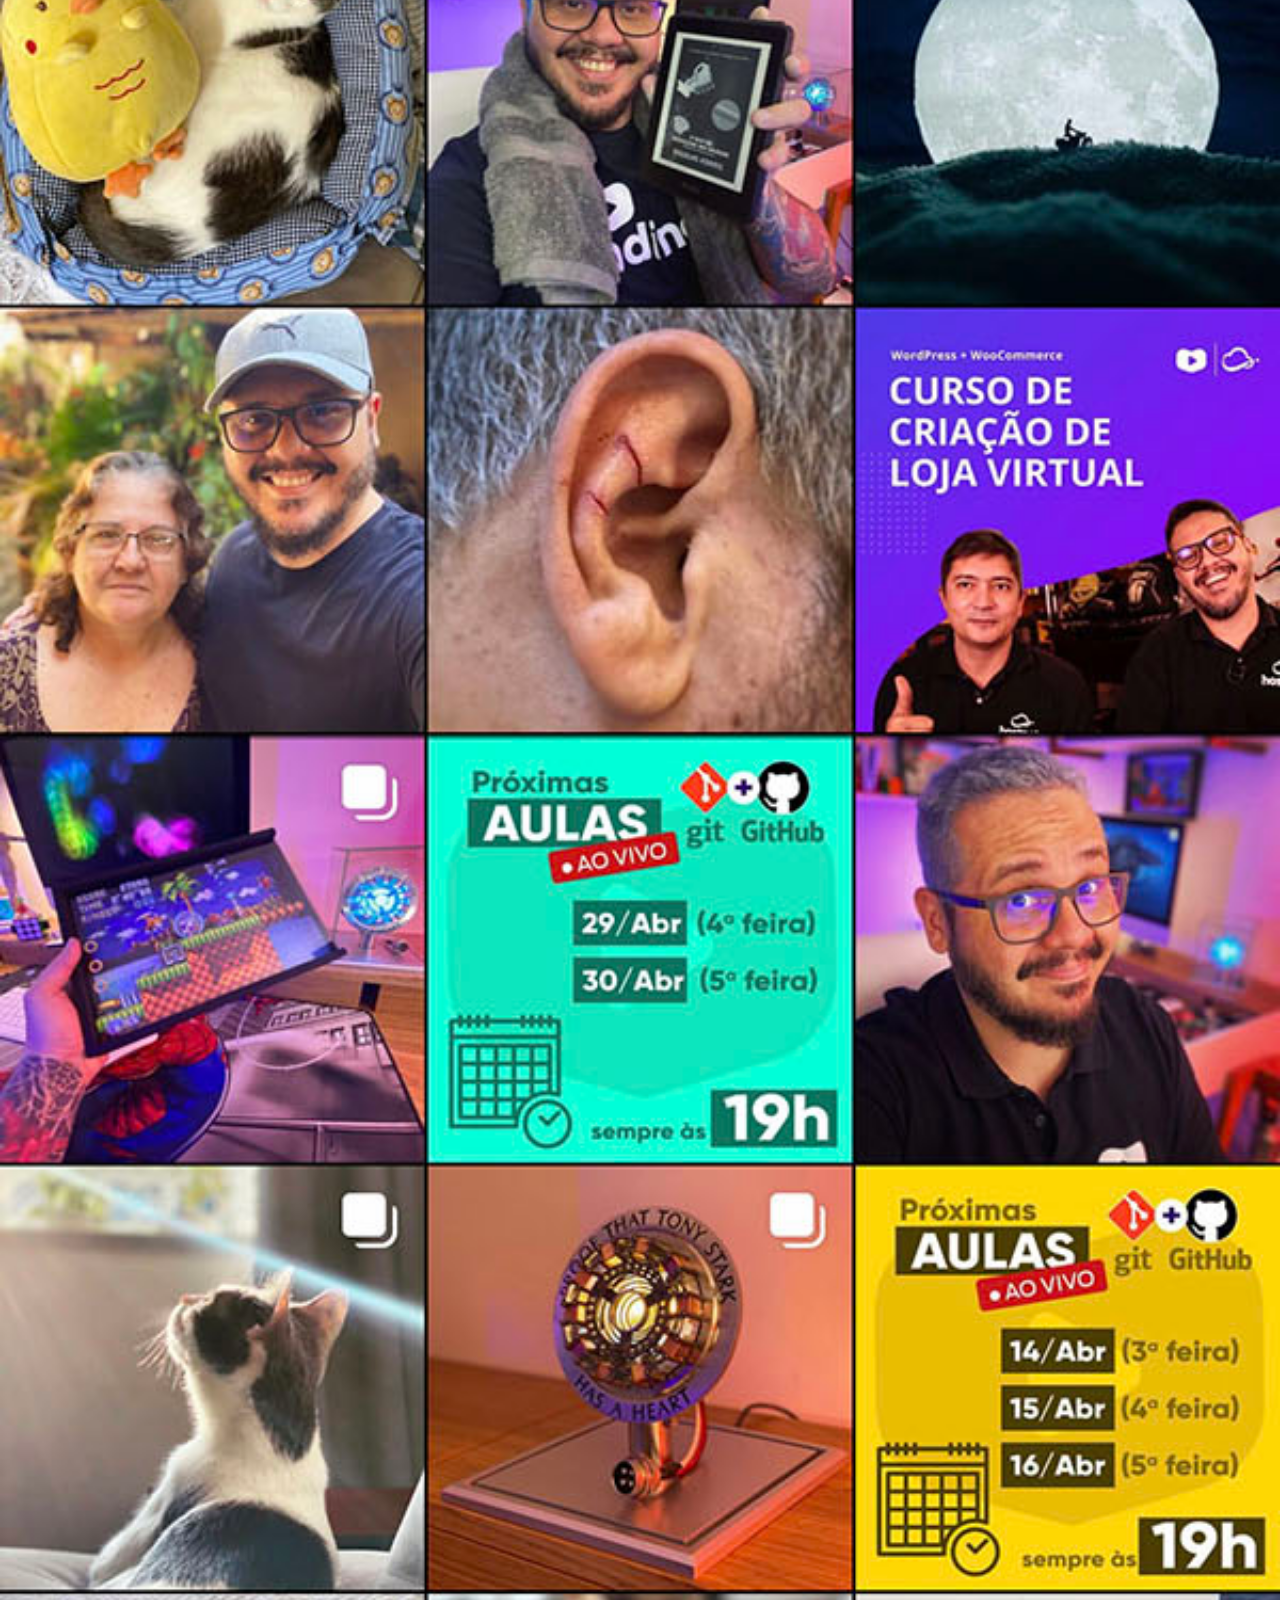
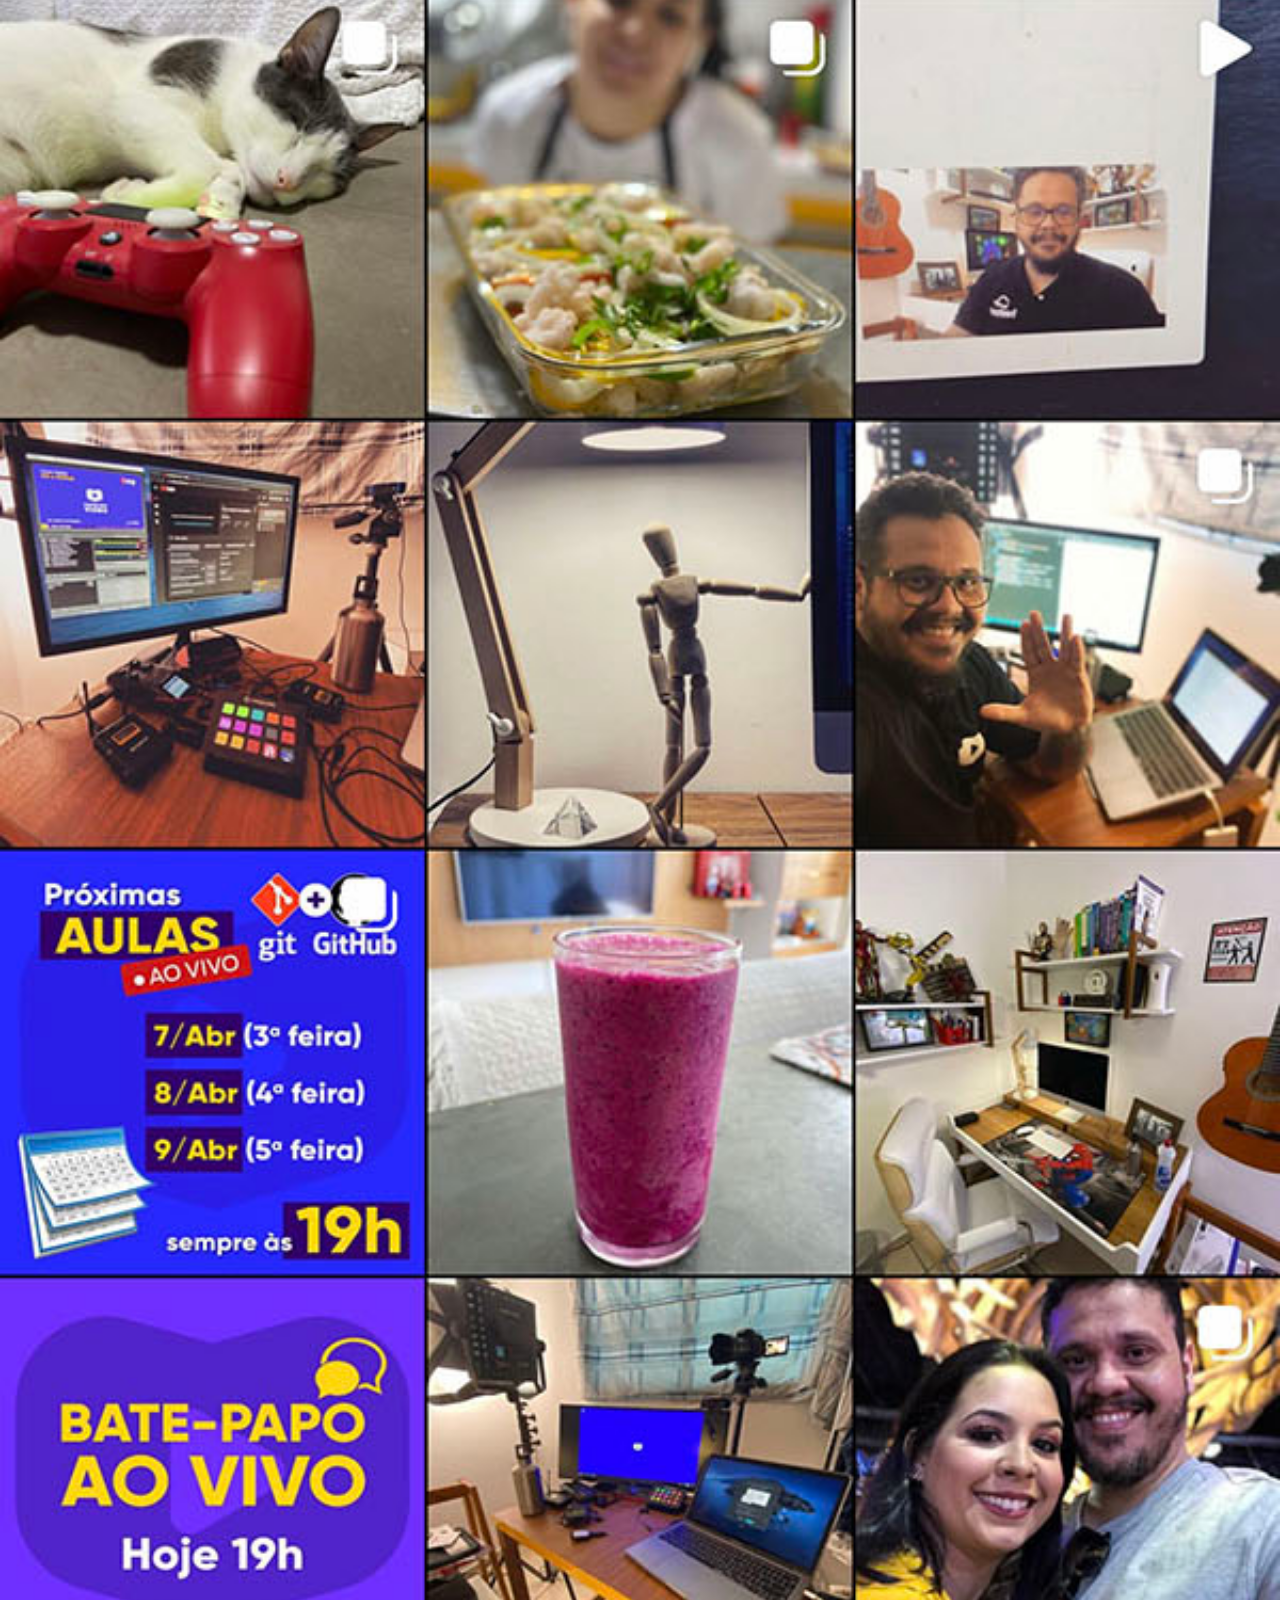
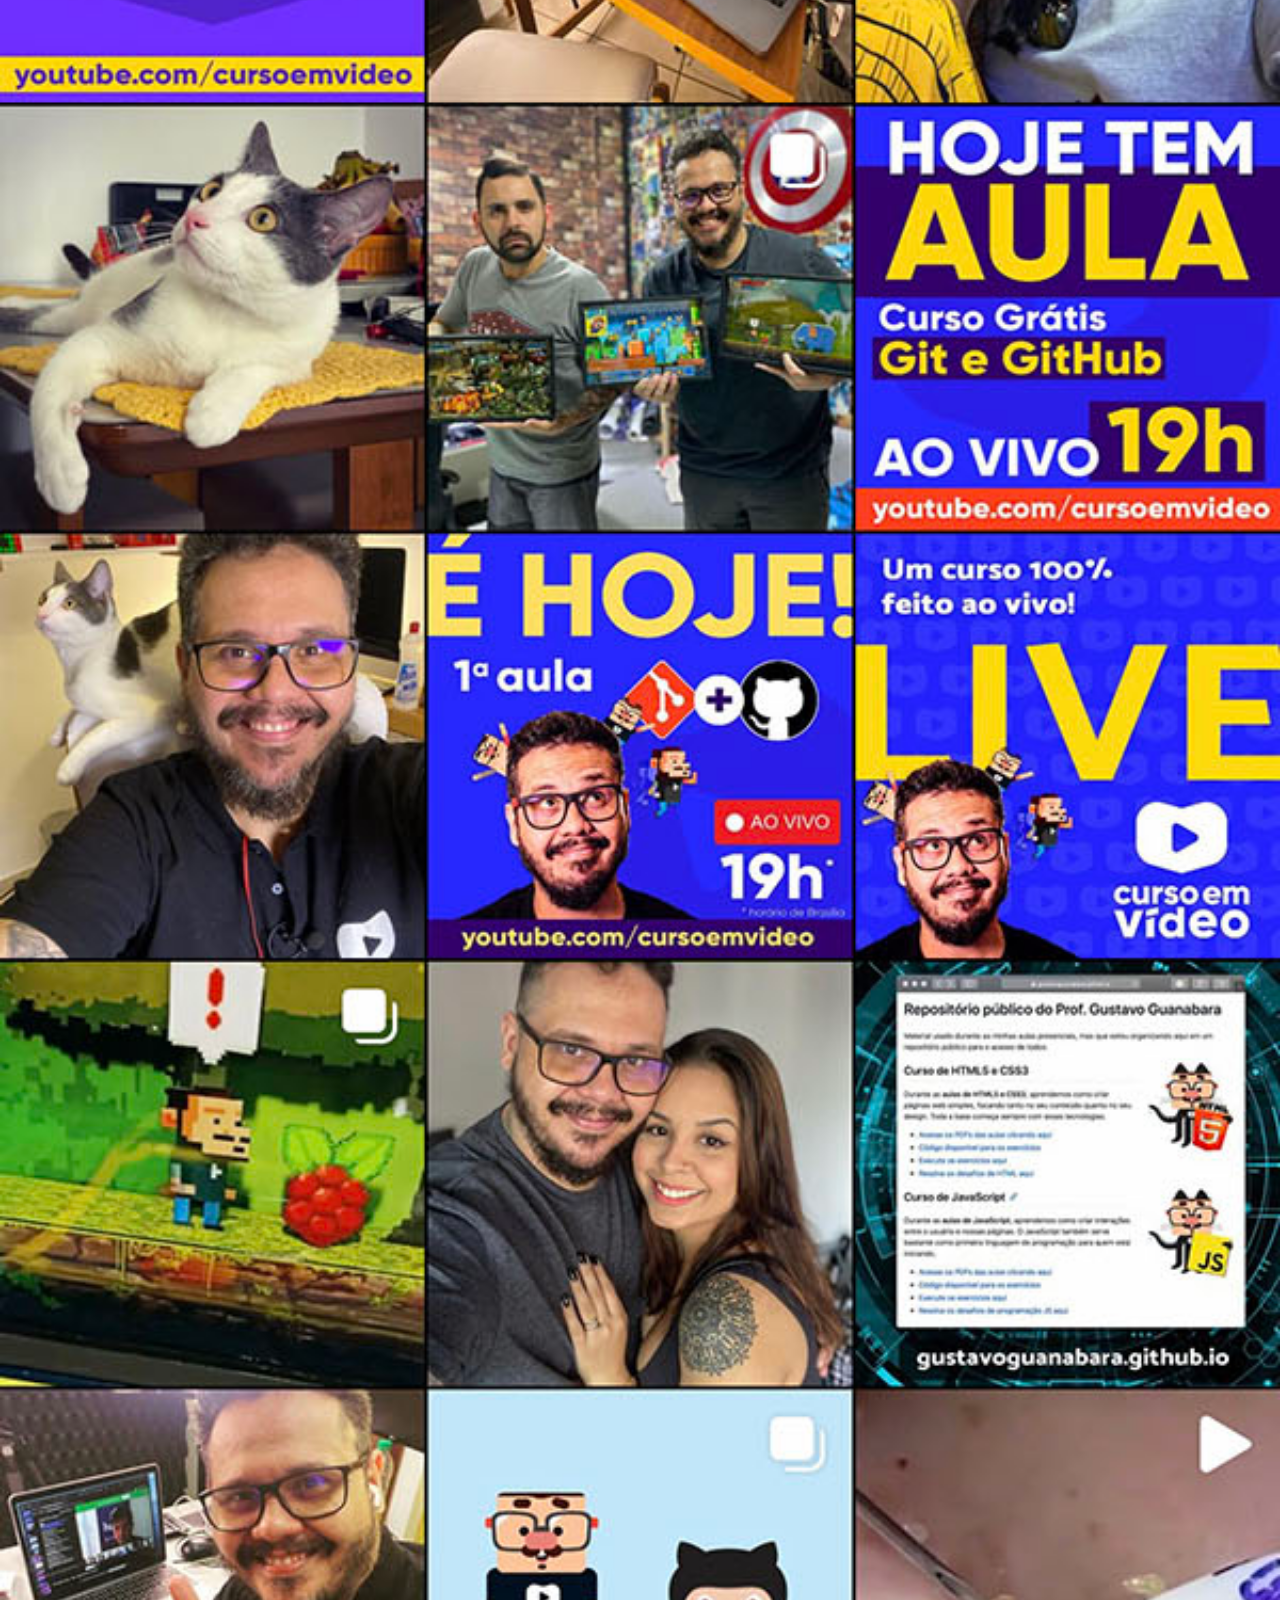
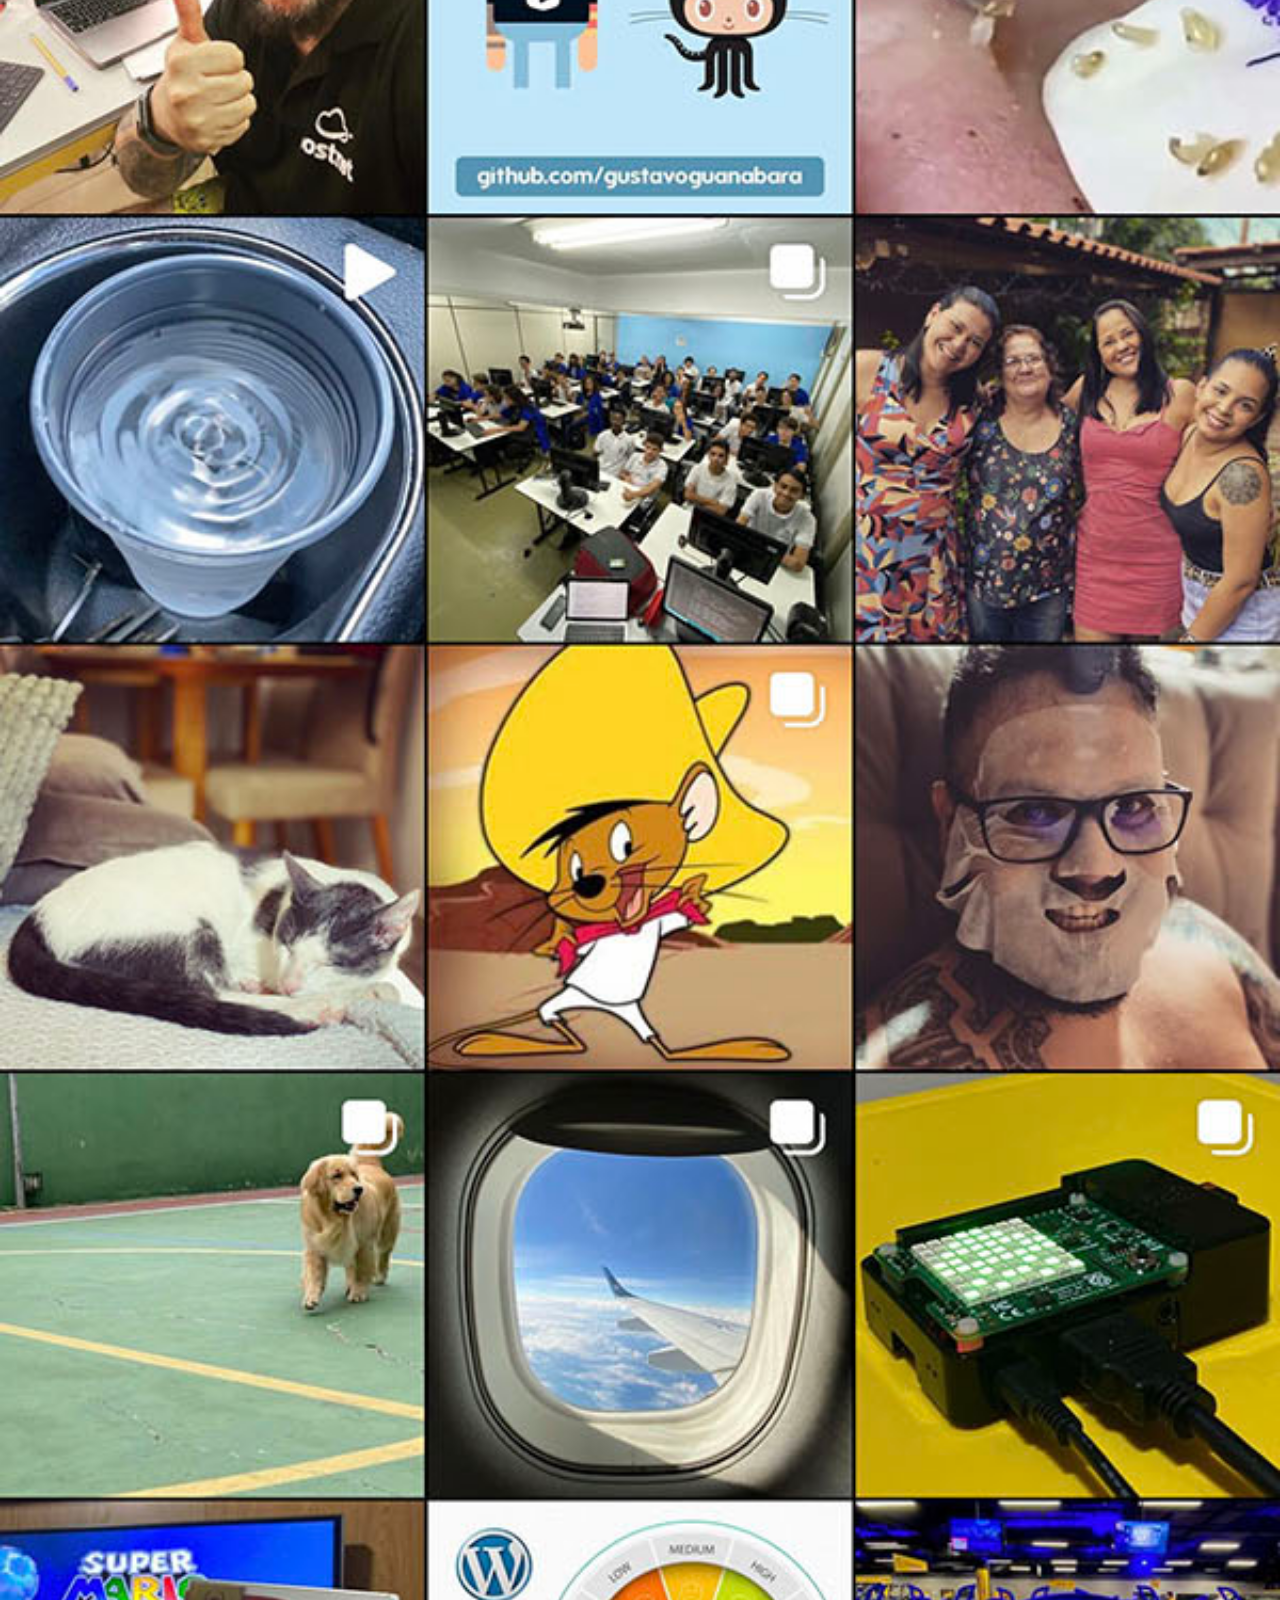
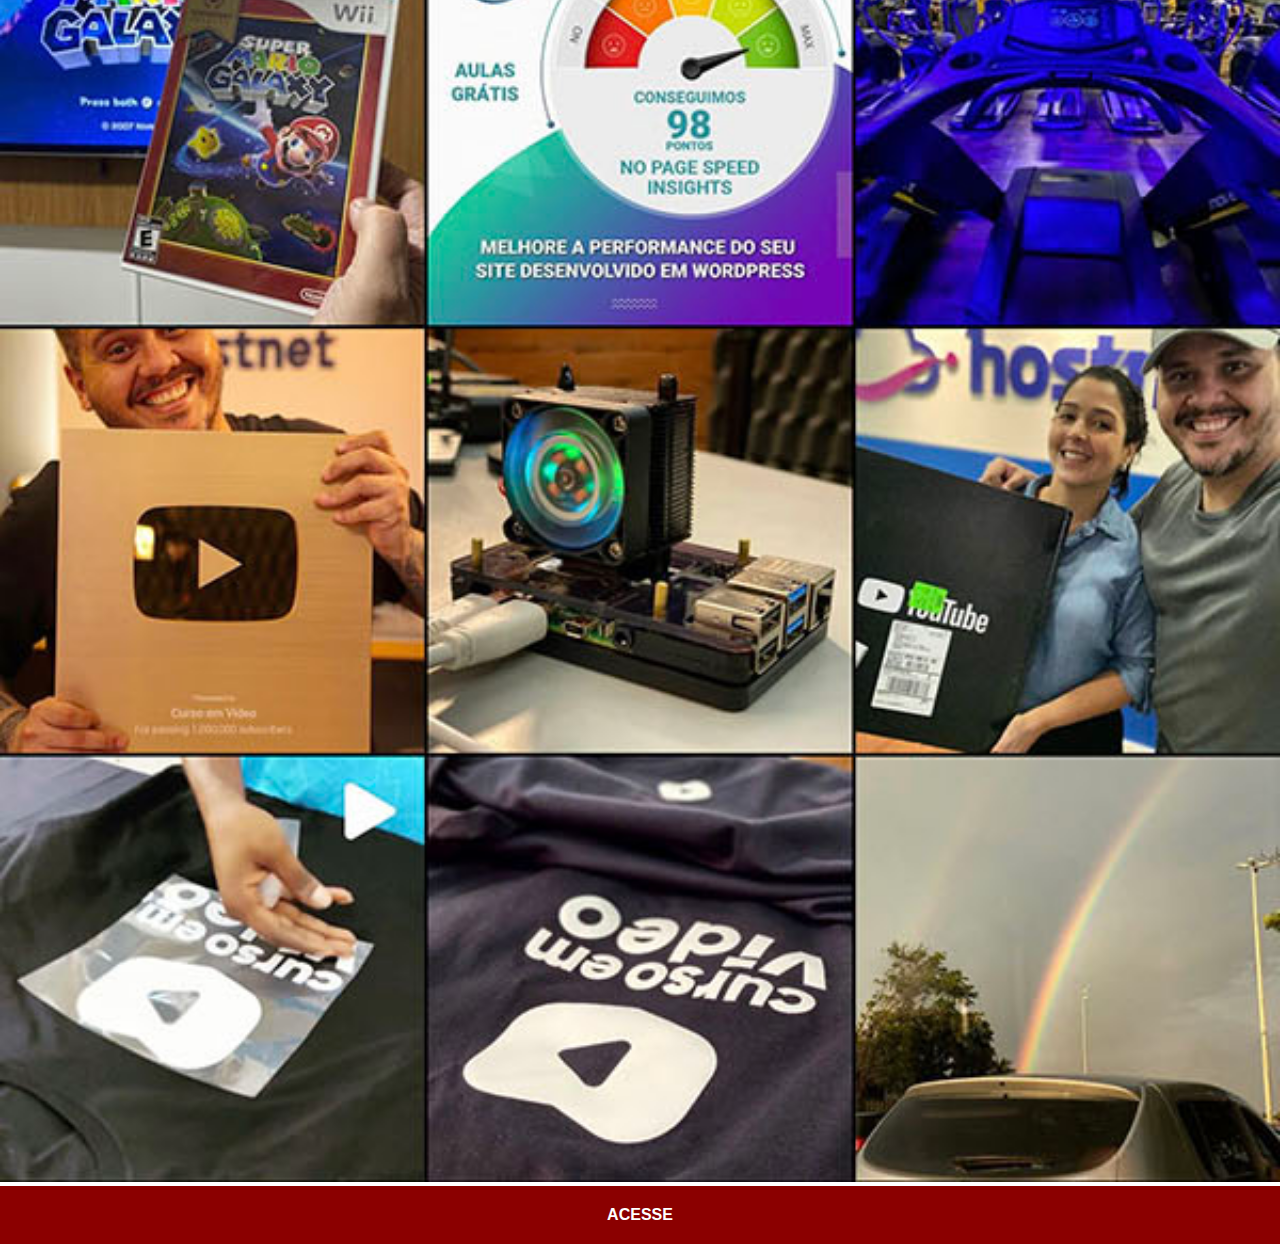
<file: instagram.html>
<!DOCTYPE html>
<html lang="pt-br">
<head>
    <meta charset="UTF-8">
    <meta http-equiv="X-UA-Compatible" content="IE=edge">
    <meta name="viewport" content="width=device-width, initial-scale=1.0">
    <link rel="stylesheet" href="estilos/social.css">
    <title>Instagram</title>
</head>
<body>
    <img src="imagens/tela-instagram.jpg" alt="Tela do Instagram">
    <a href="https://www.instaggram.com/gustavoguanabara/" target="_blank">ACESSE</a>
</body>
</html>
</file>
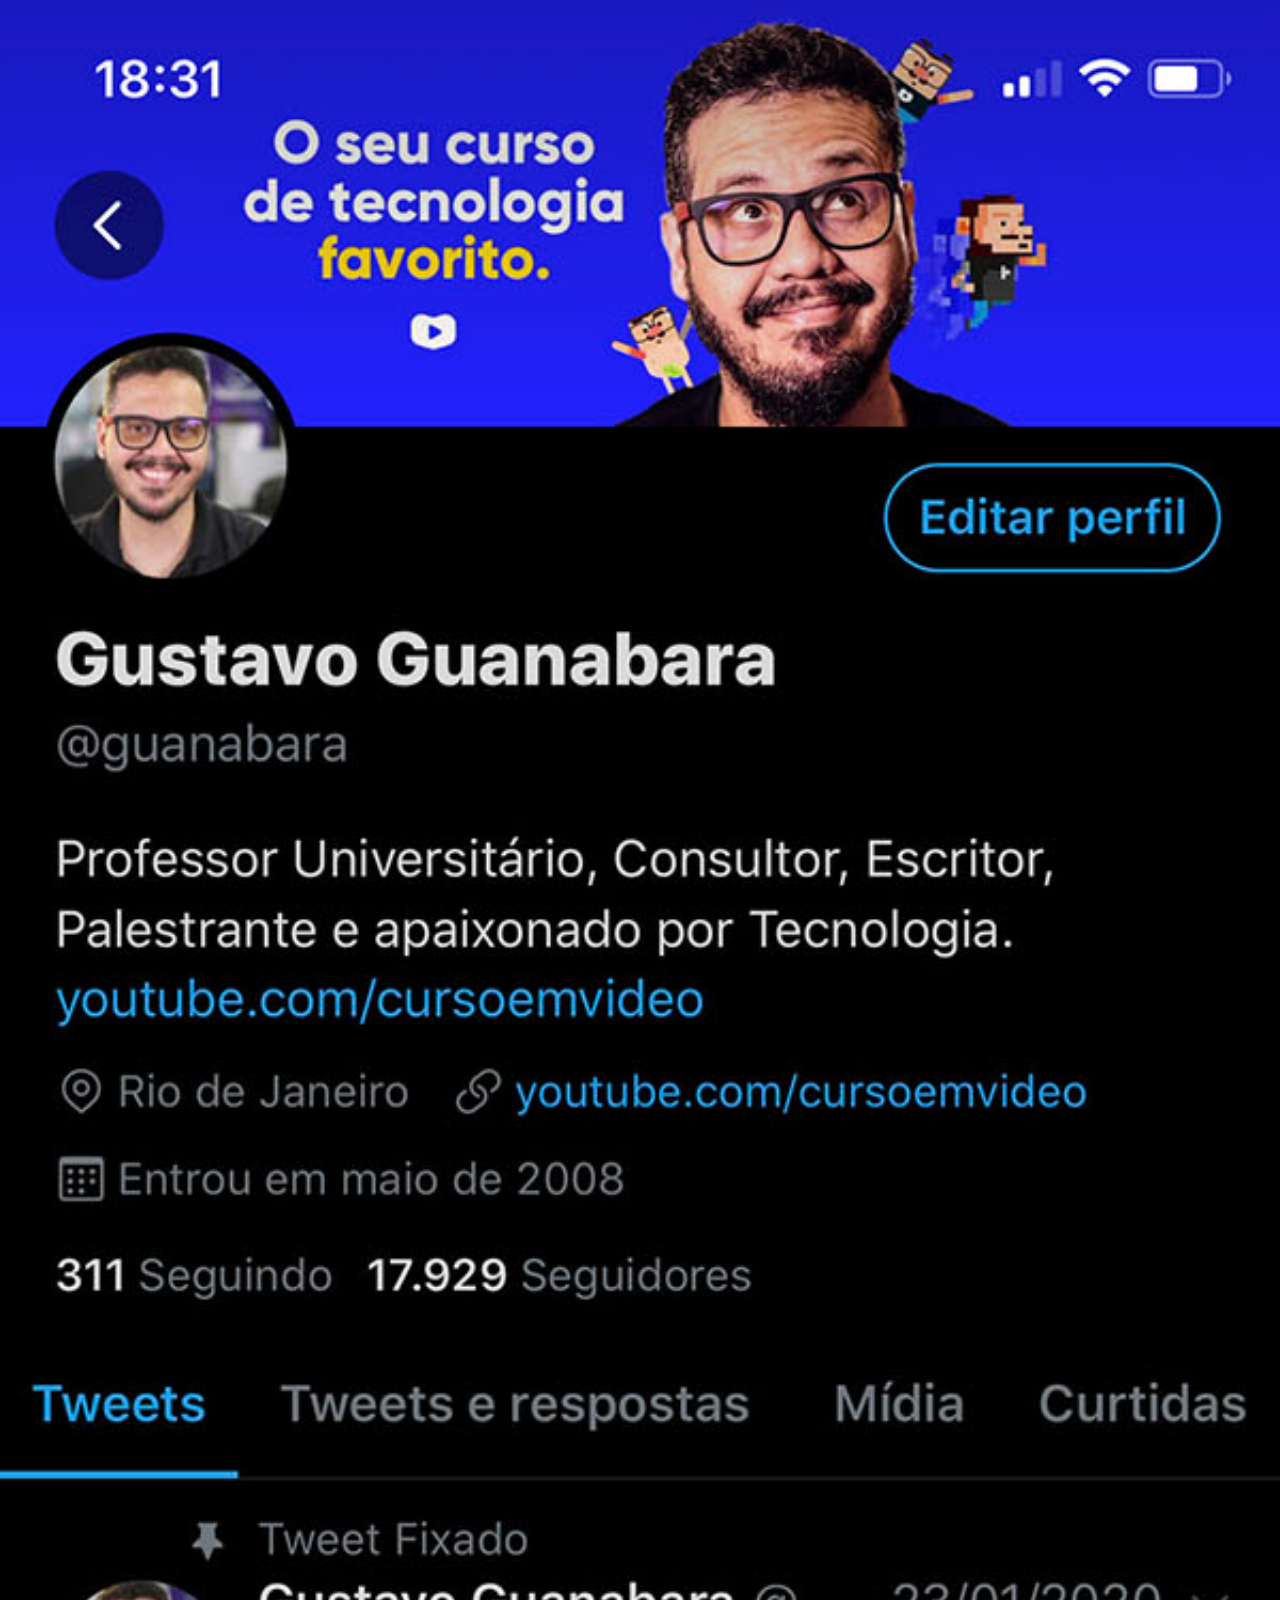
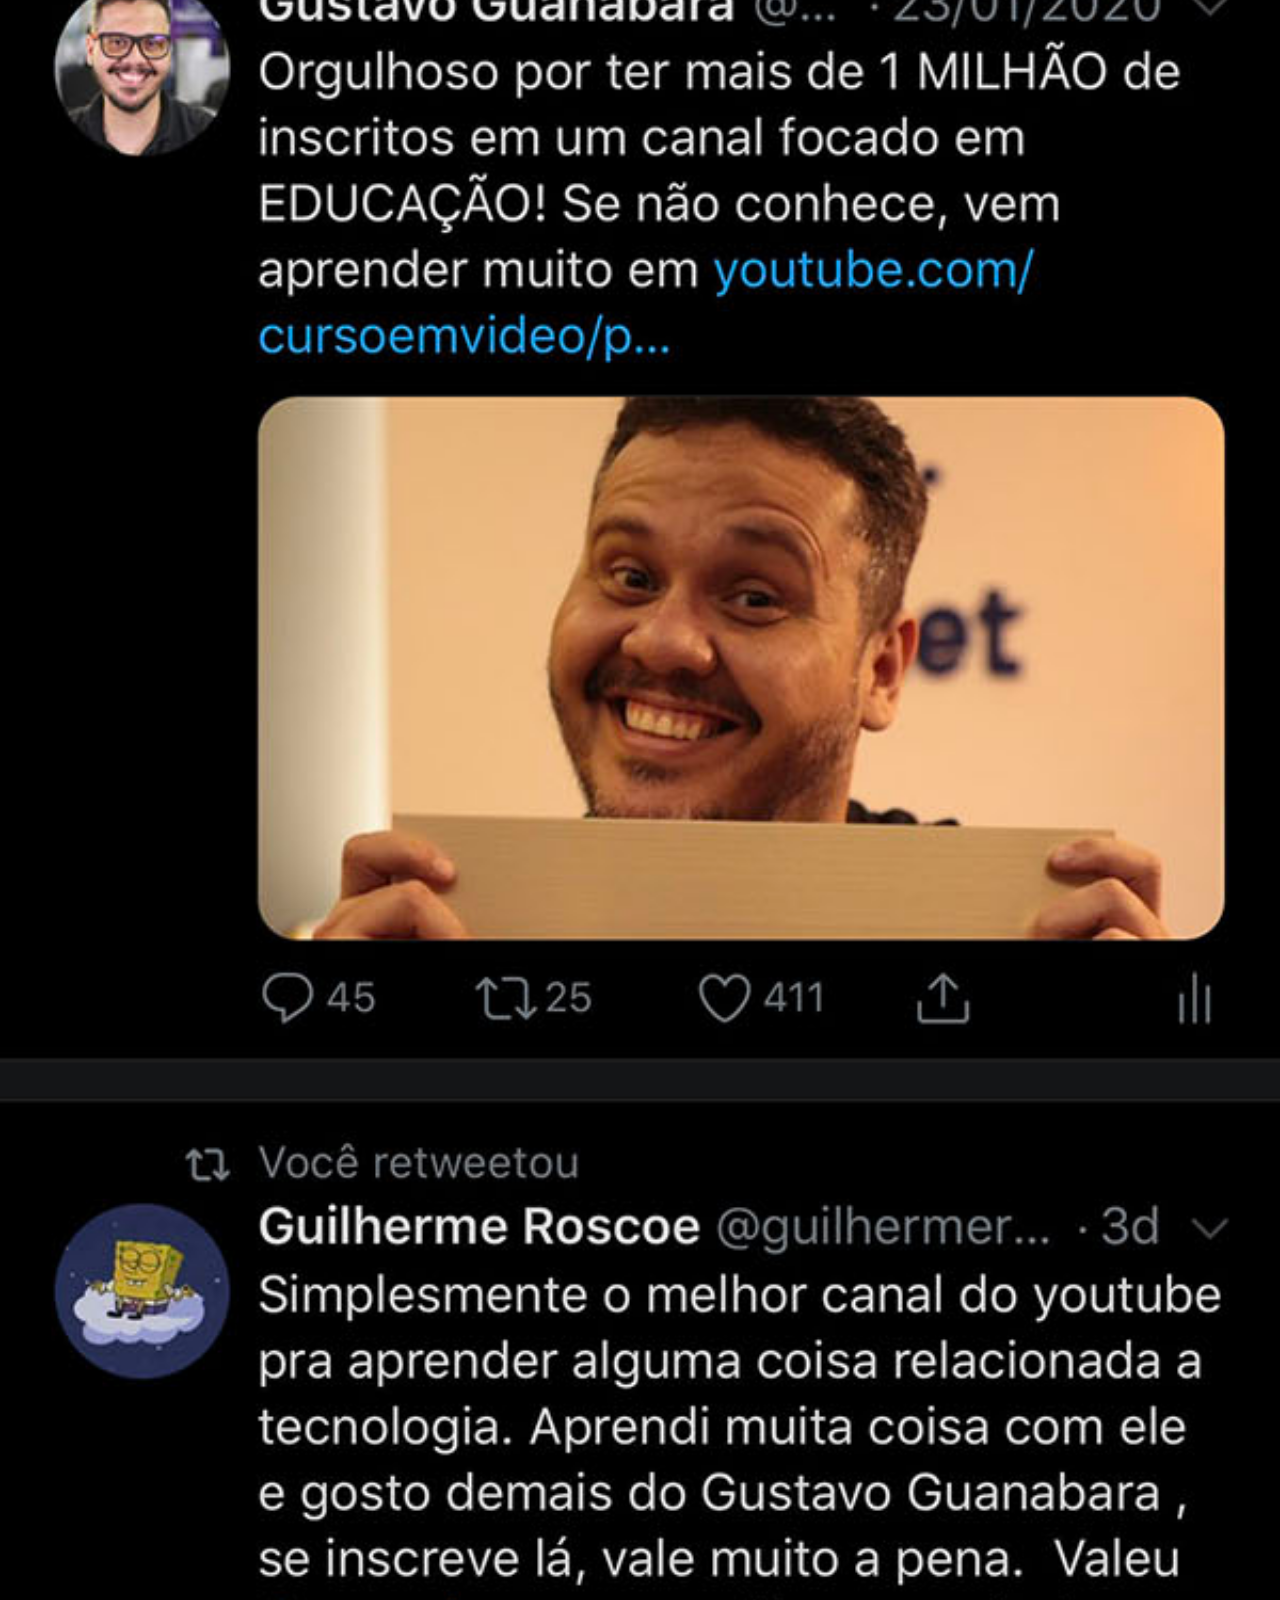
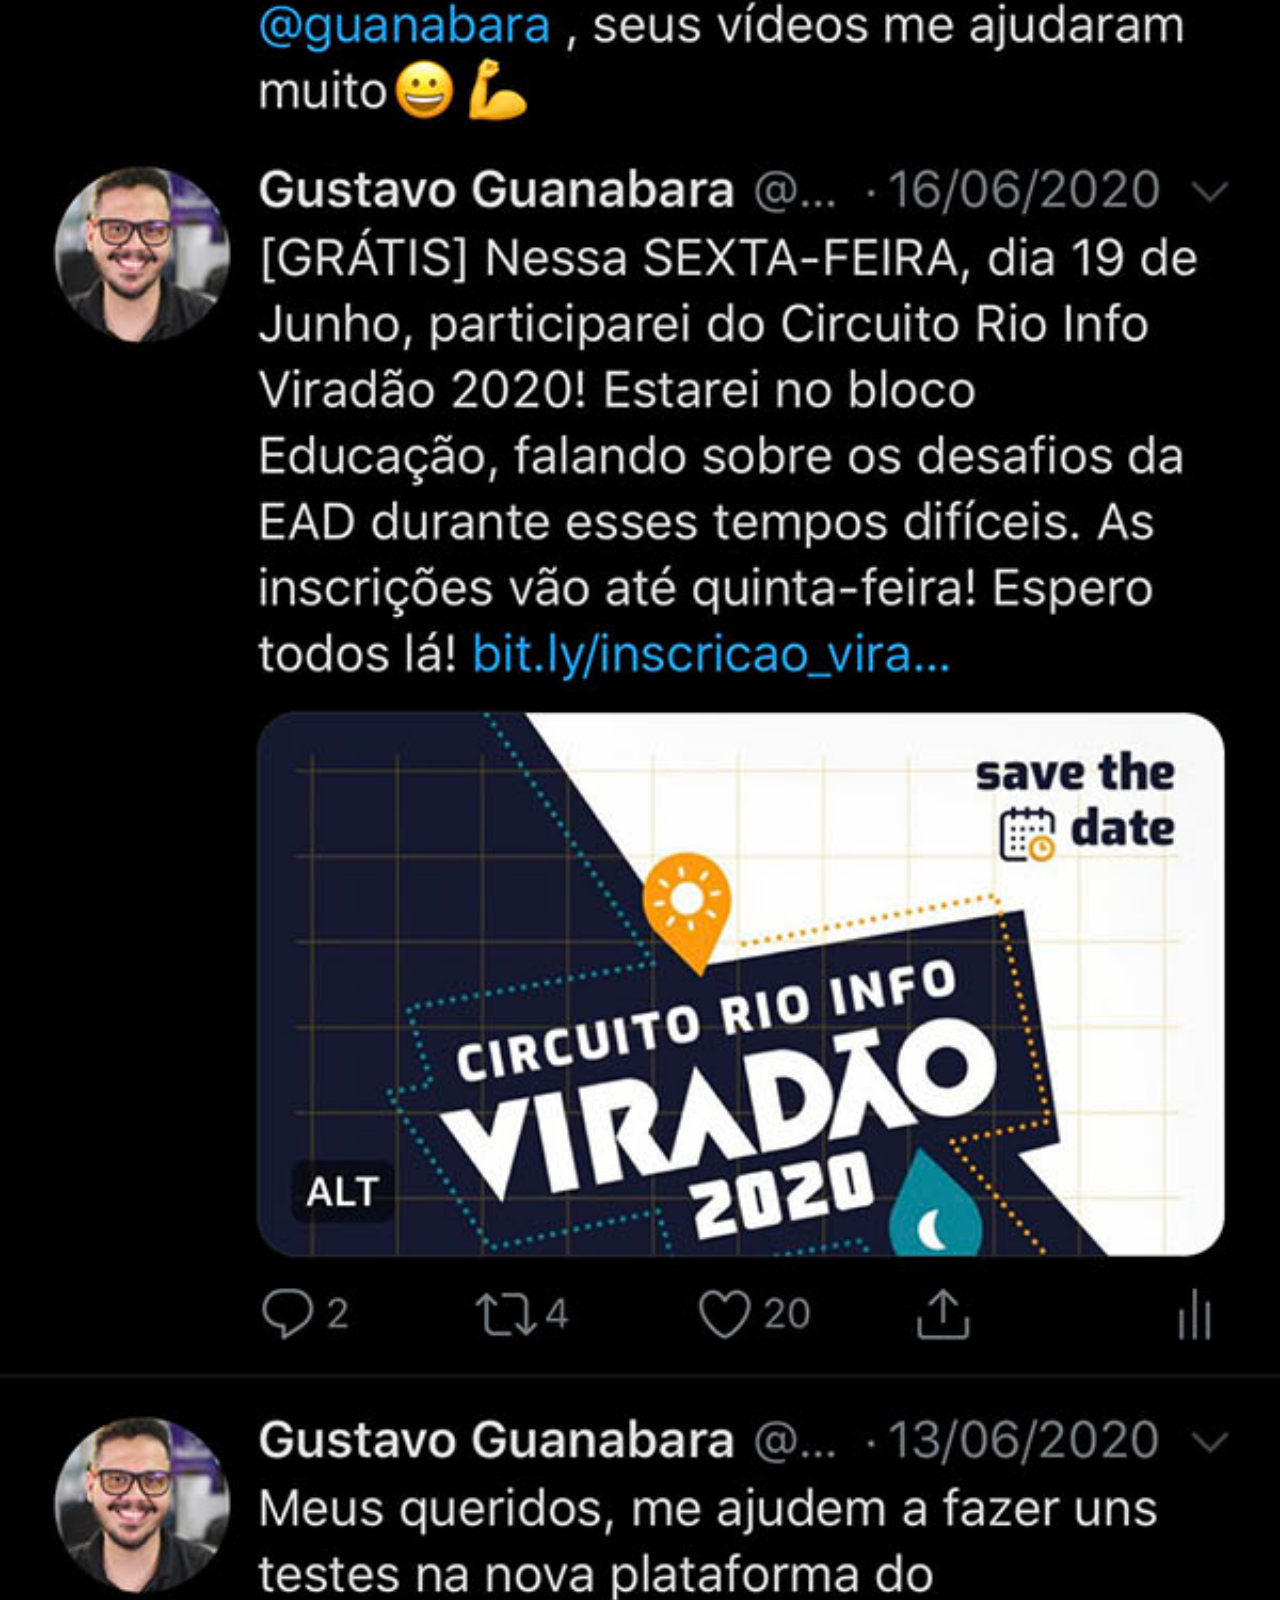
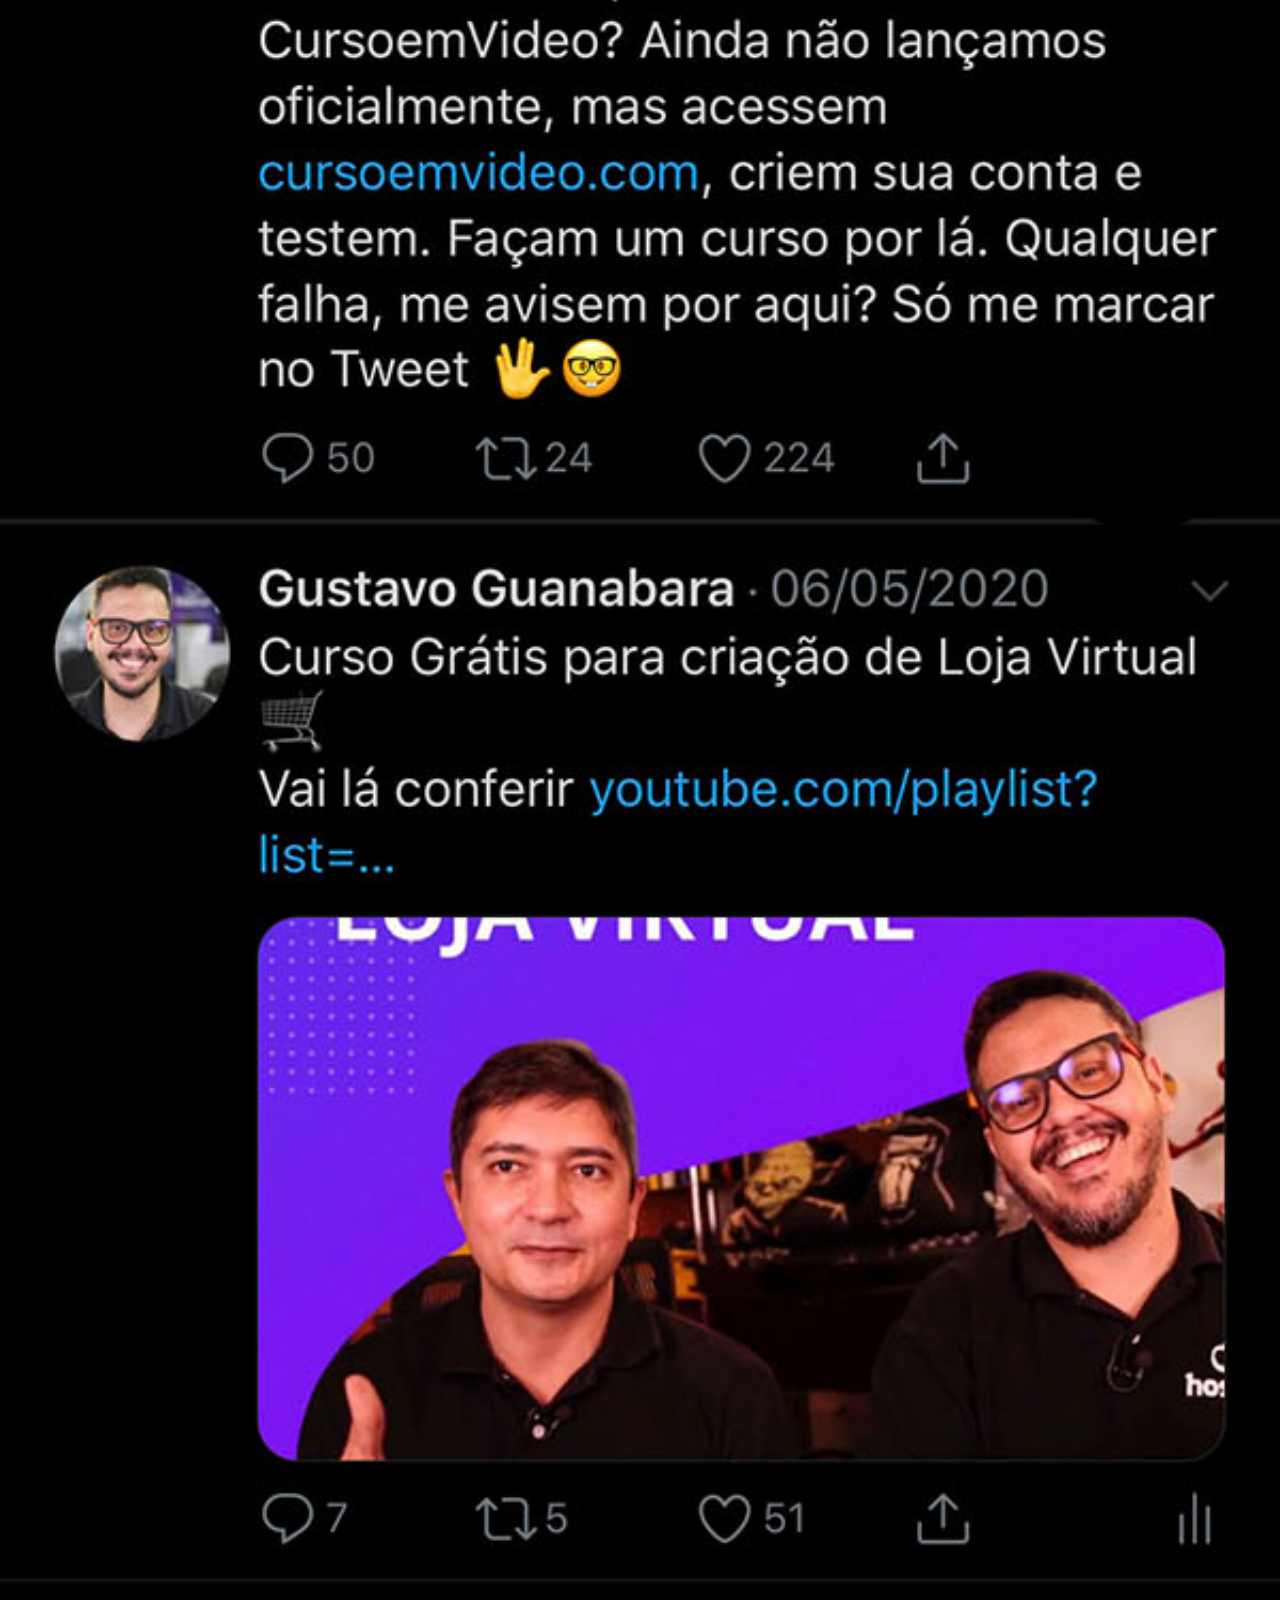
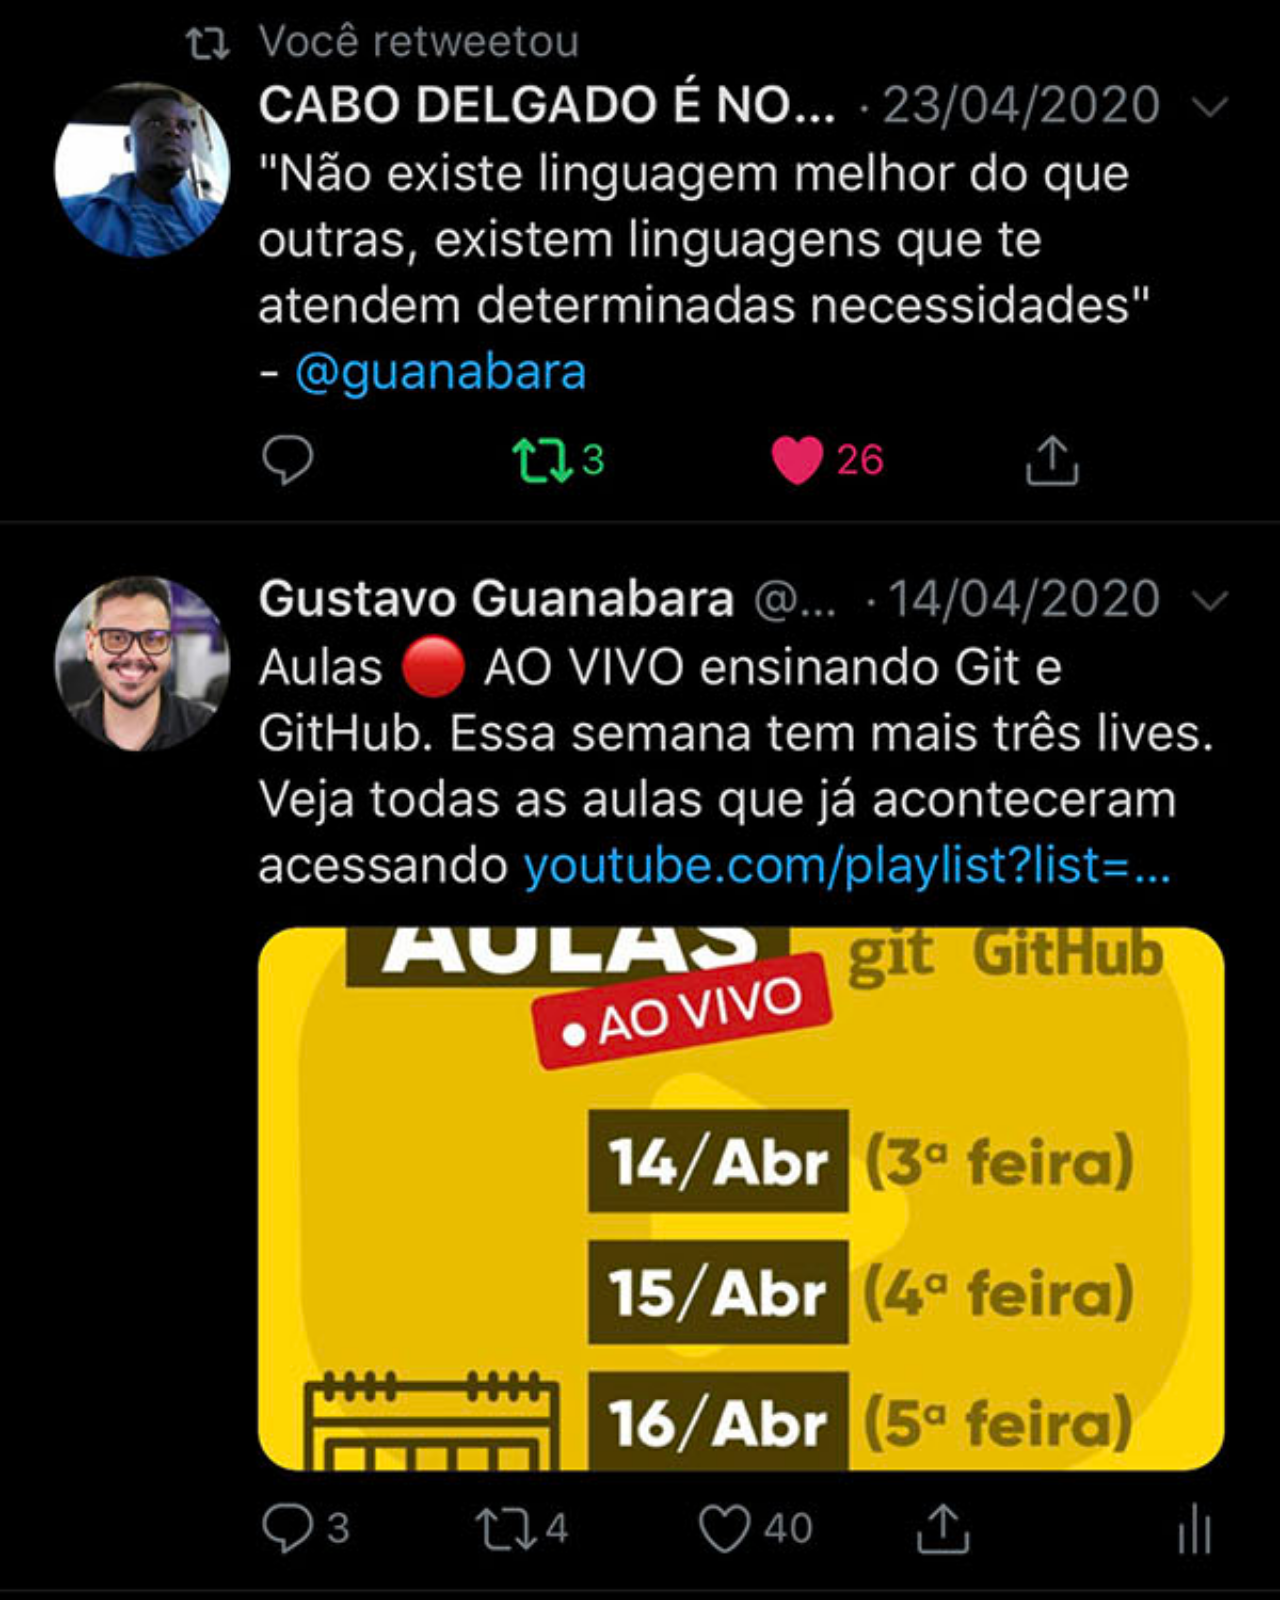
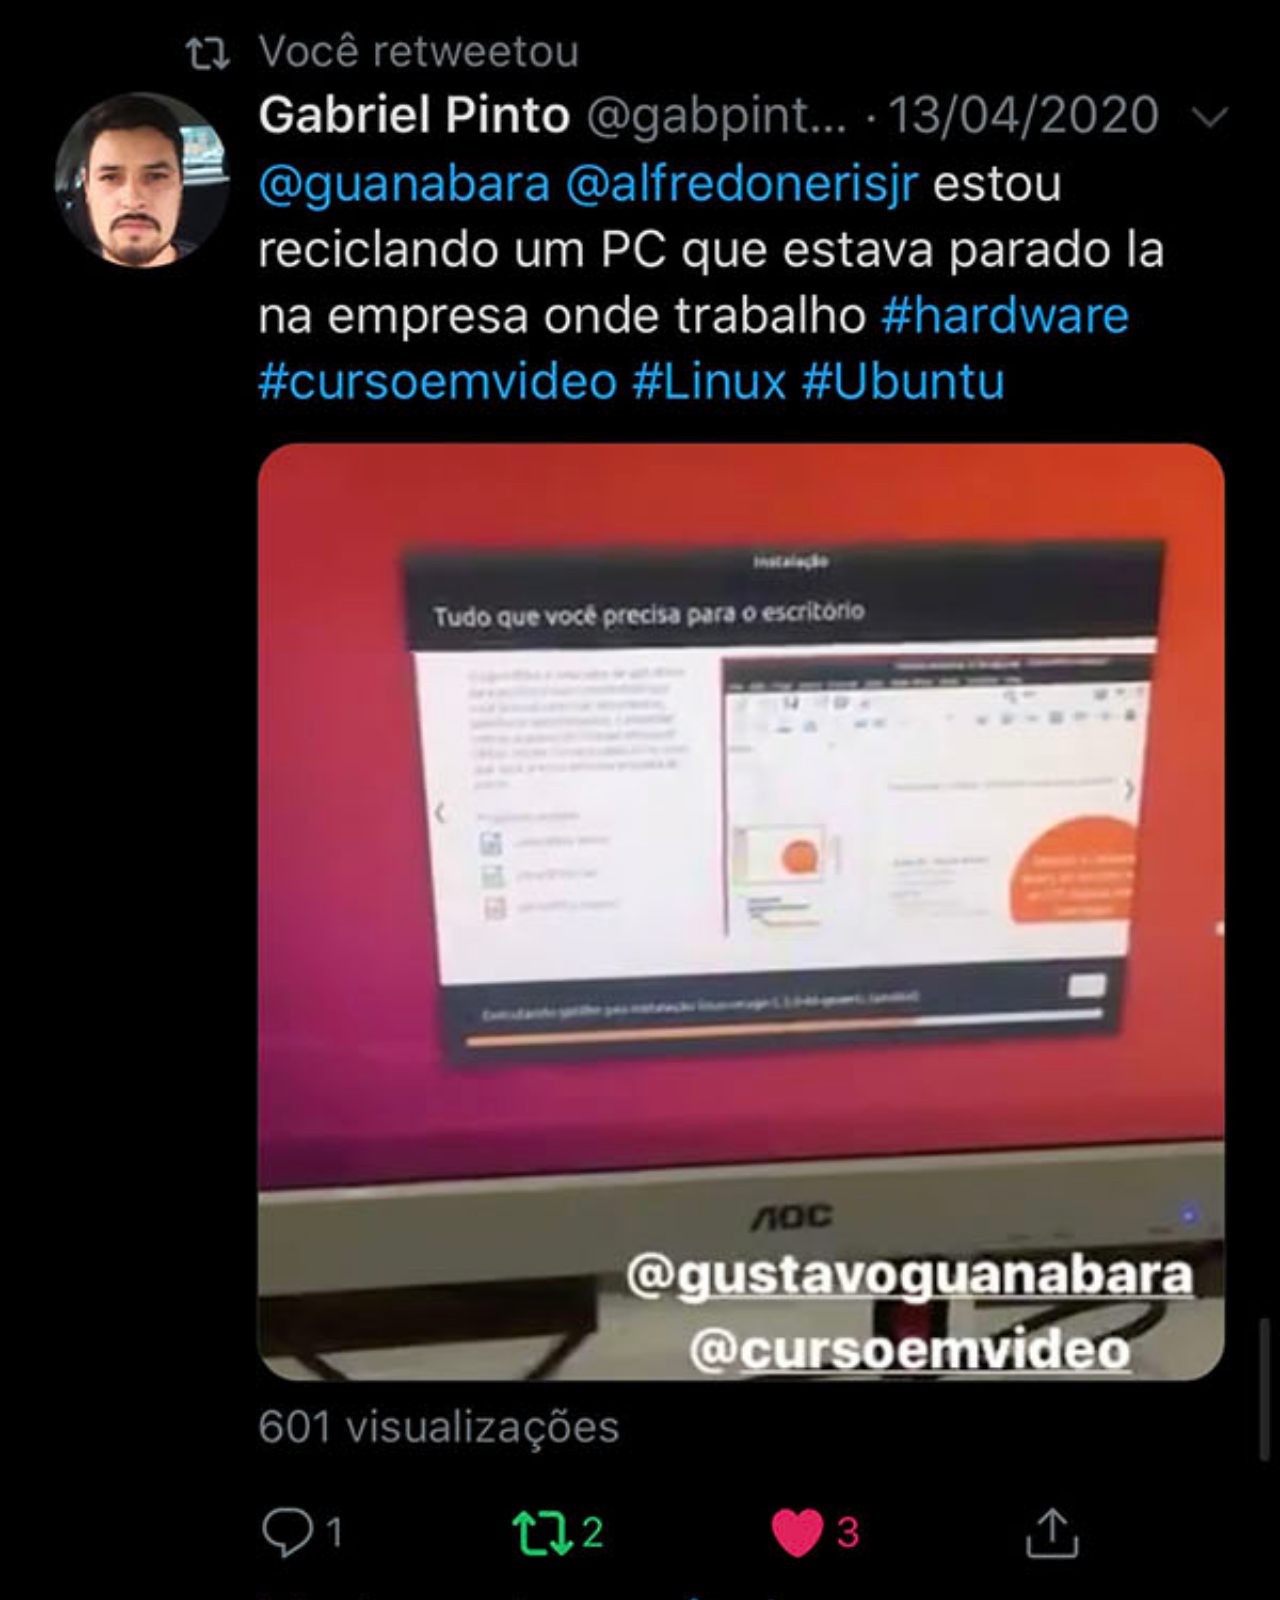
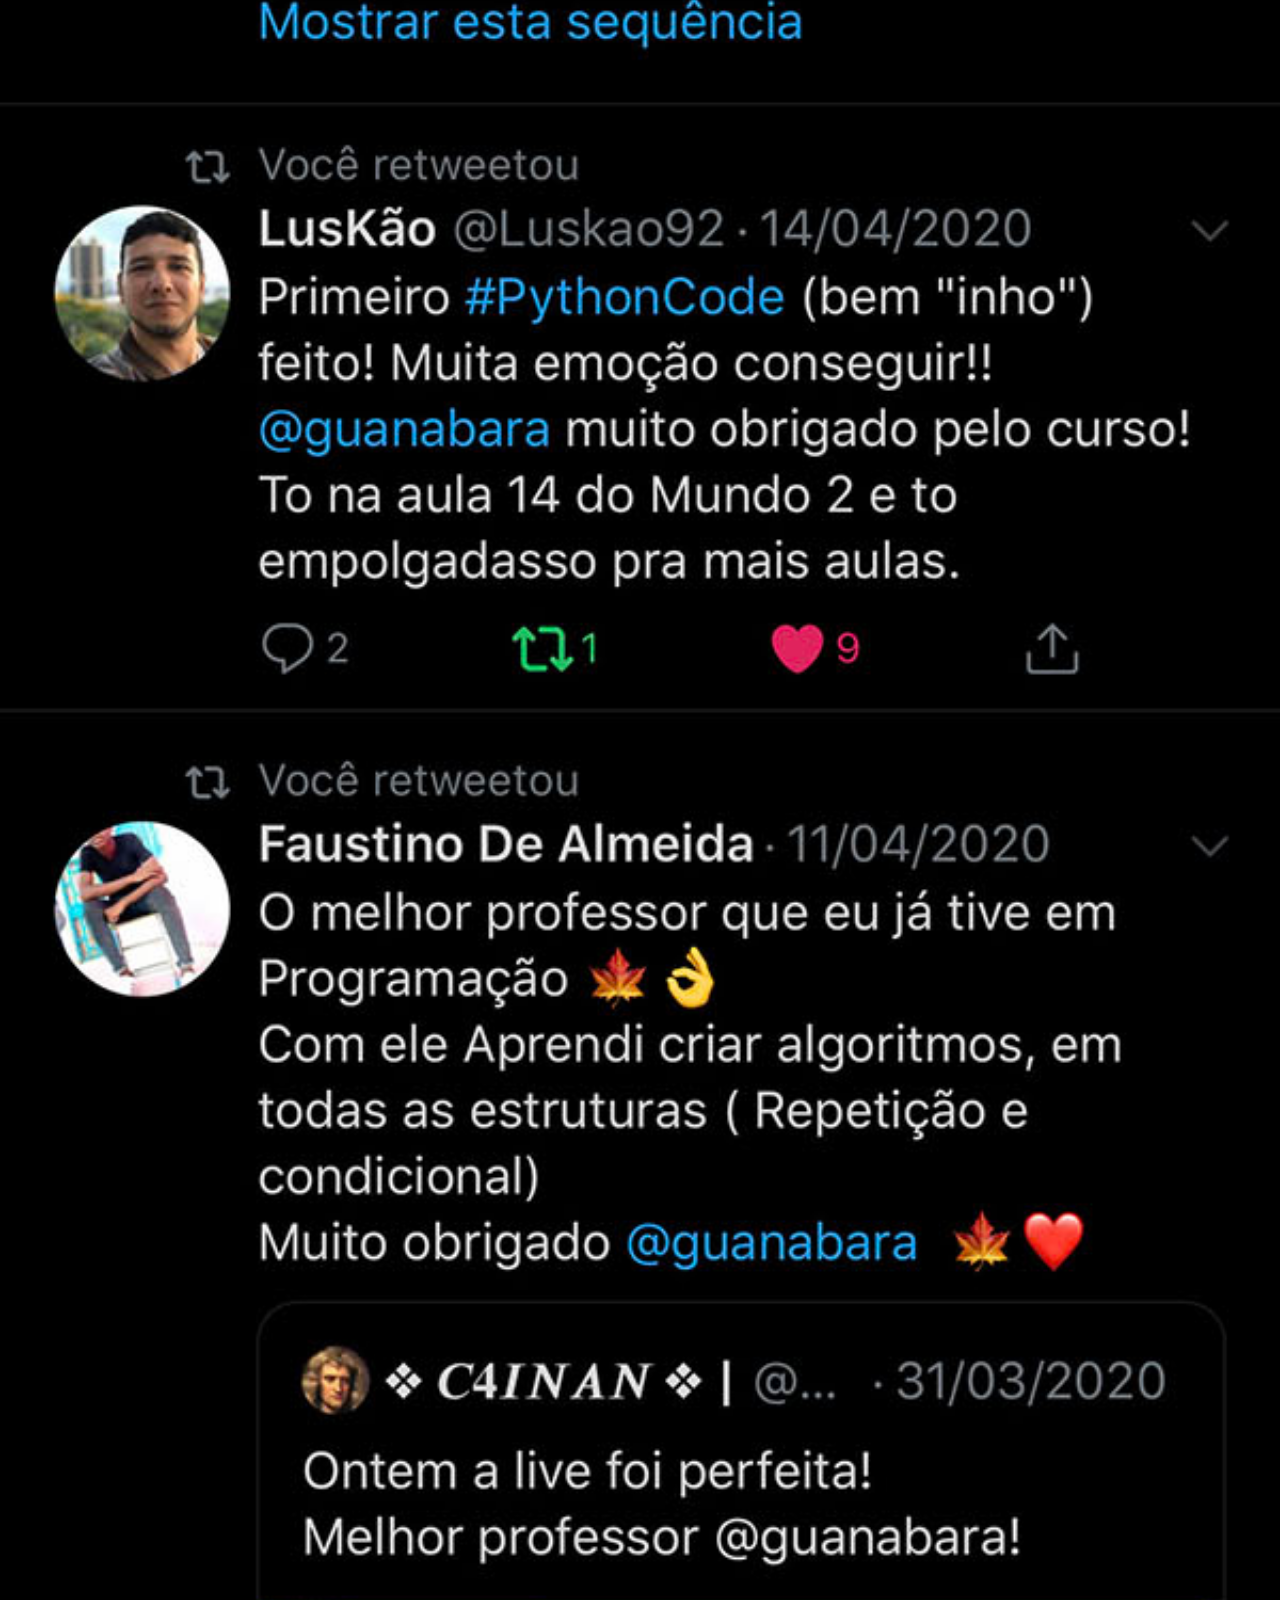
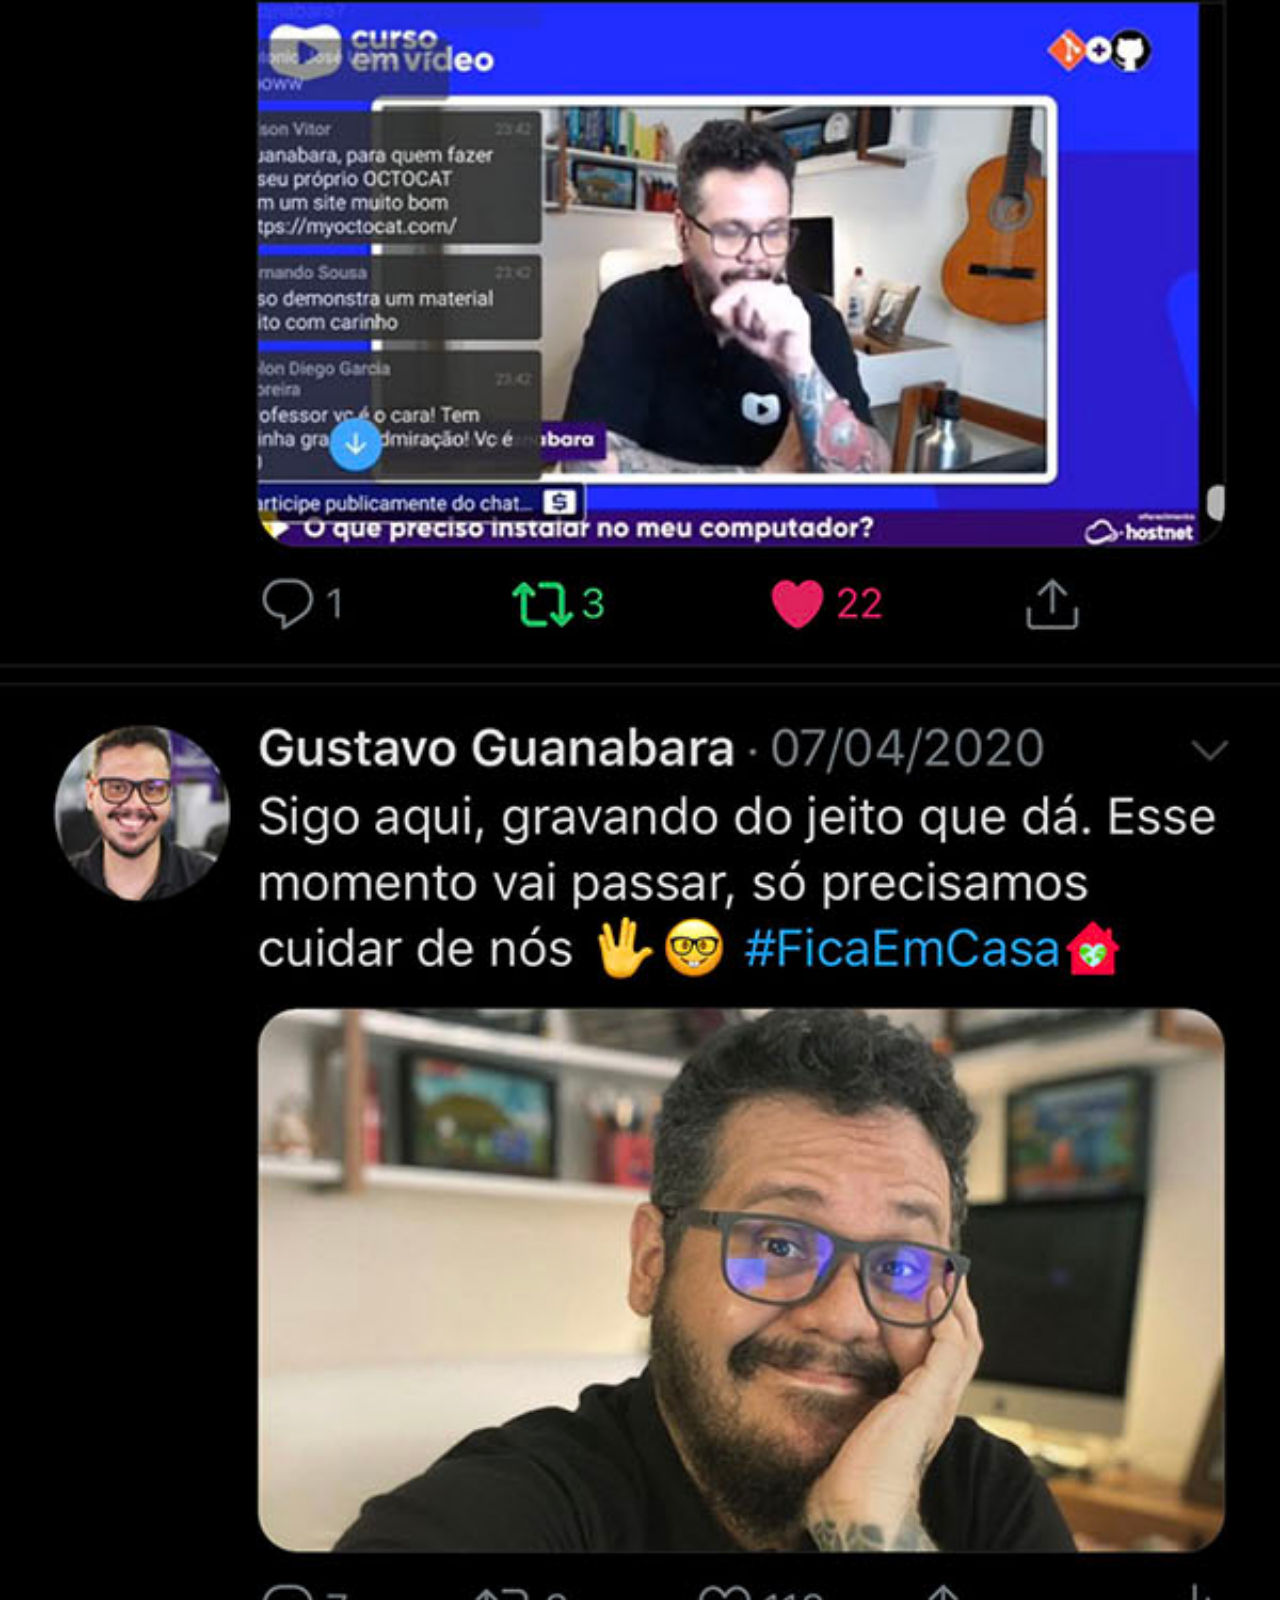
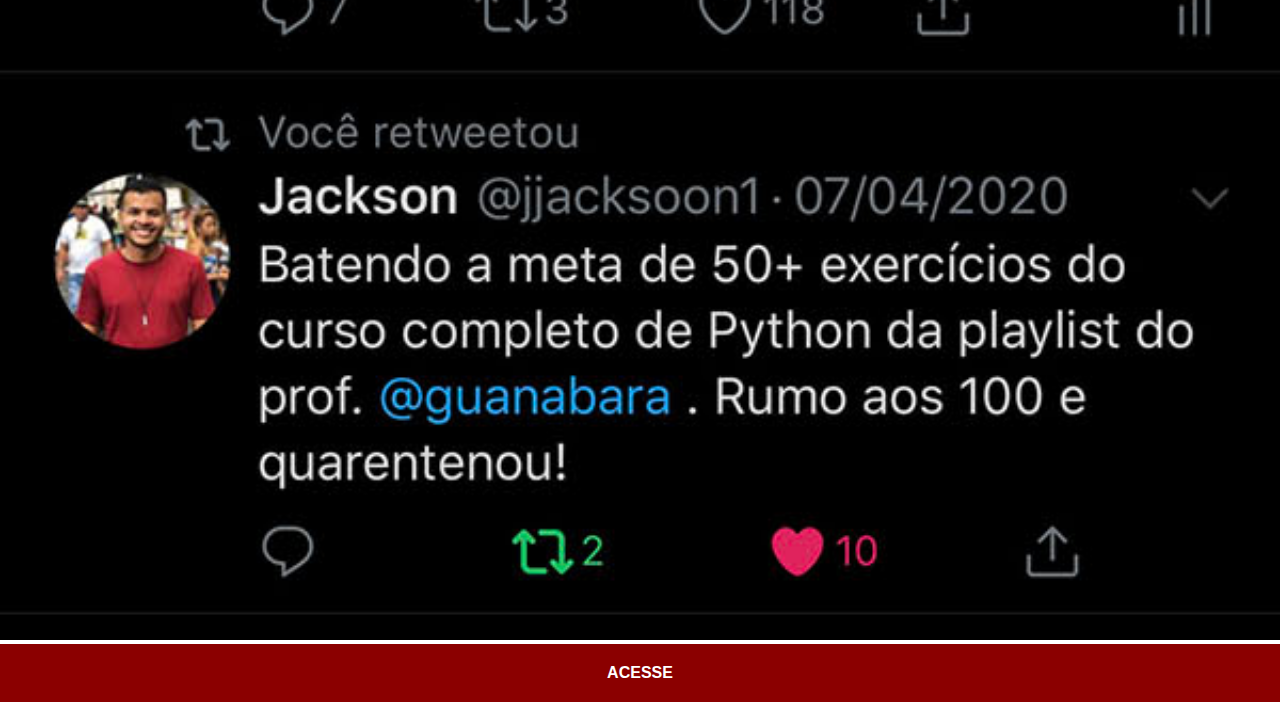
<file: twitter.html>
<!DOCTYPE html>
<html lang="pt-br">
<head>
    <meta charset="UTF-8">
    <meta http-equiv="X-UA-Compatible" content="IE=edge">
    <meta name="viewport" content="width=device-width, initial-scale=1.0">
    <link rel="stylesheet" href="estilos/social.css">
    <title>Twitter</title>
</head>
<body>
    <img src="imagens/tela-twitter.jpg" alt="Tela do Twitter">
    <a href="https://twitter.com/guanabara">ACESSE</a>
</body>
</html>
</file>
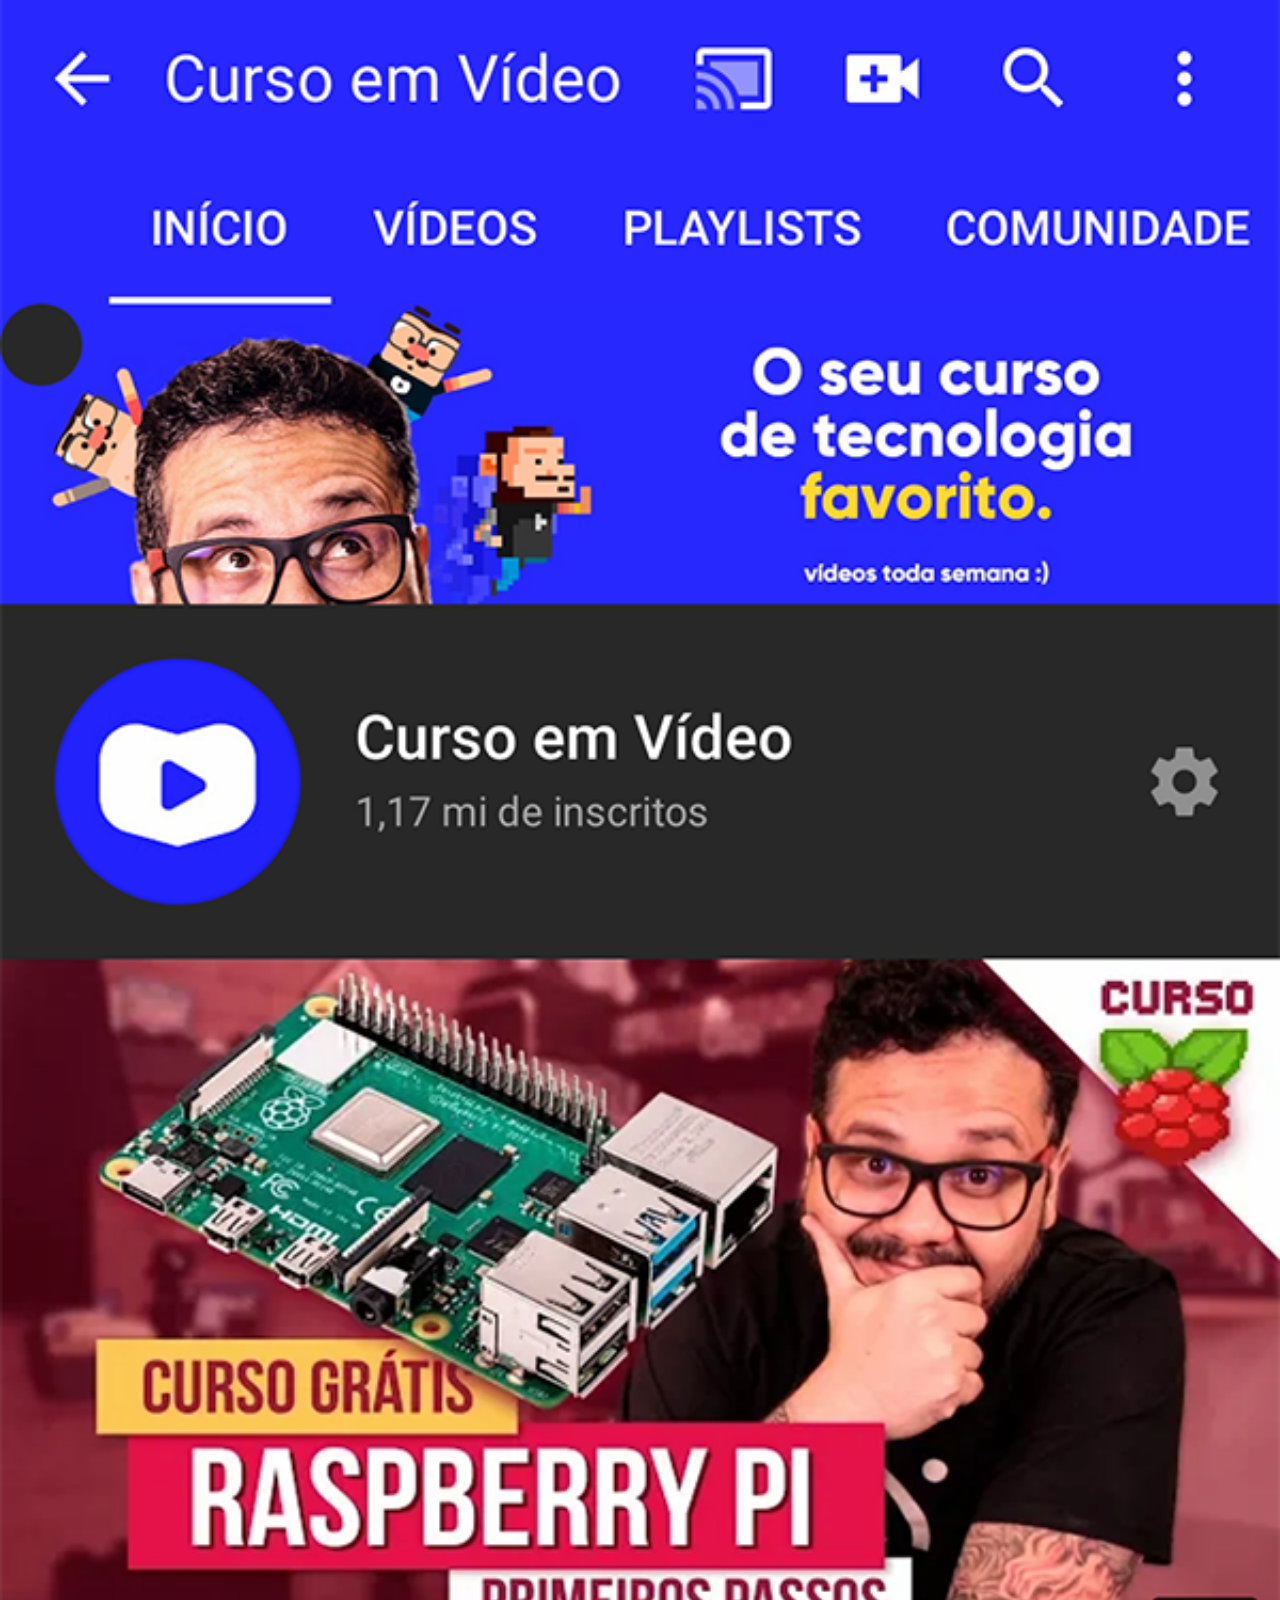
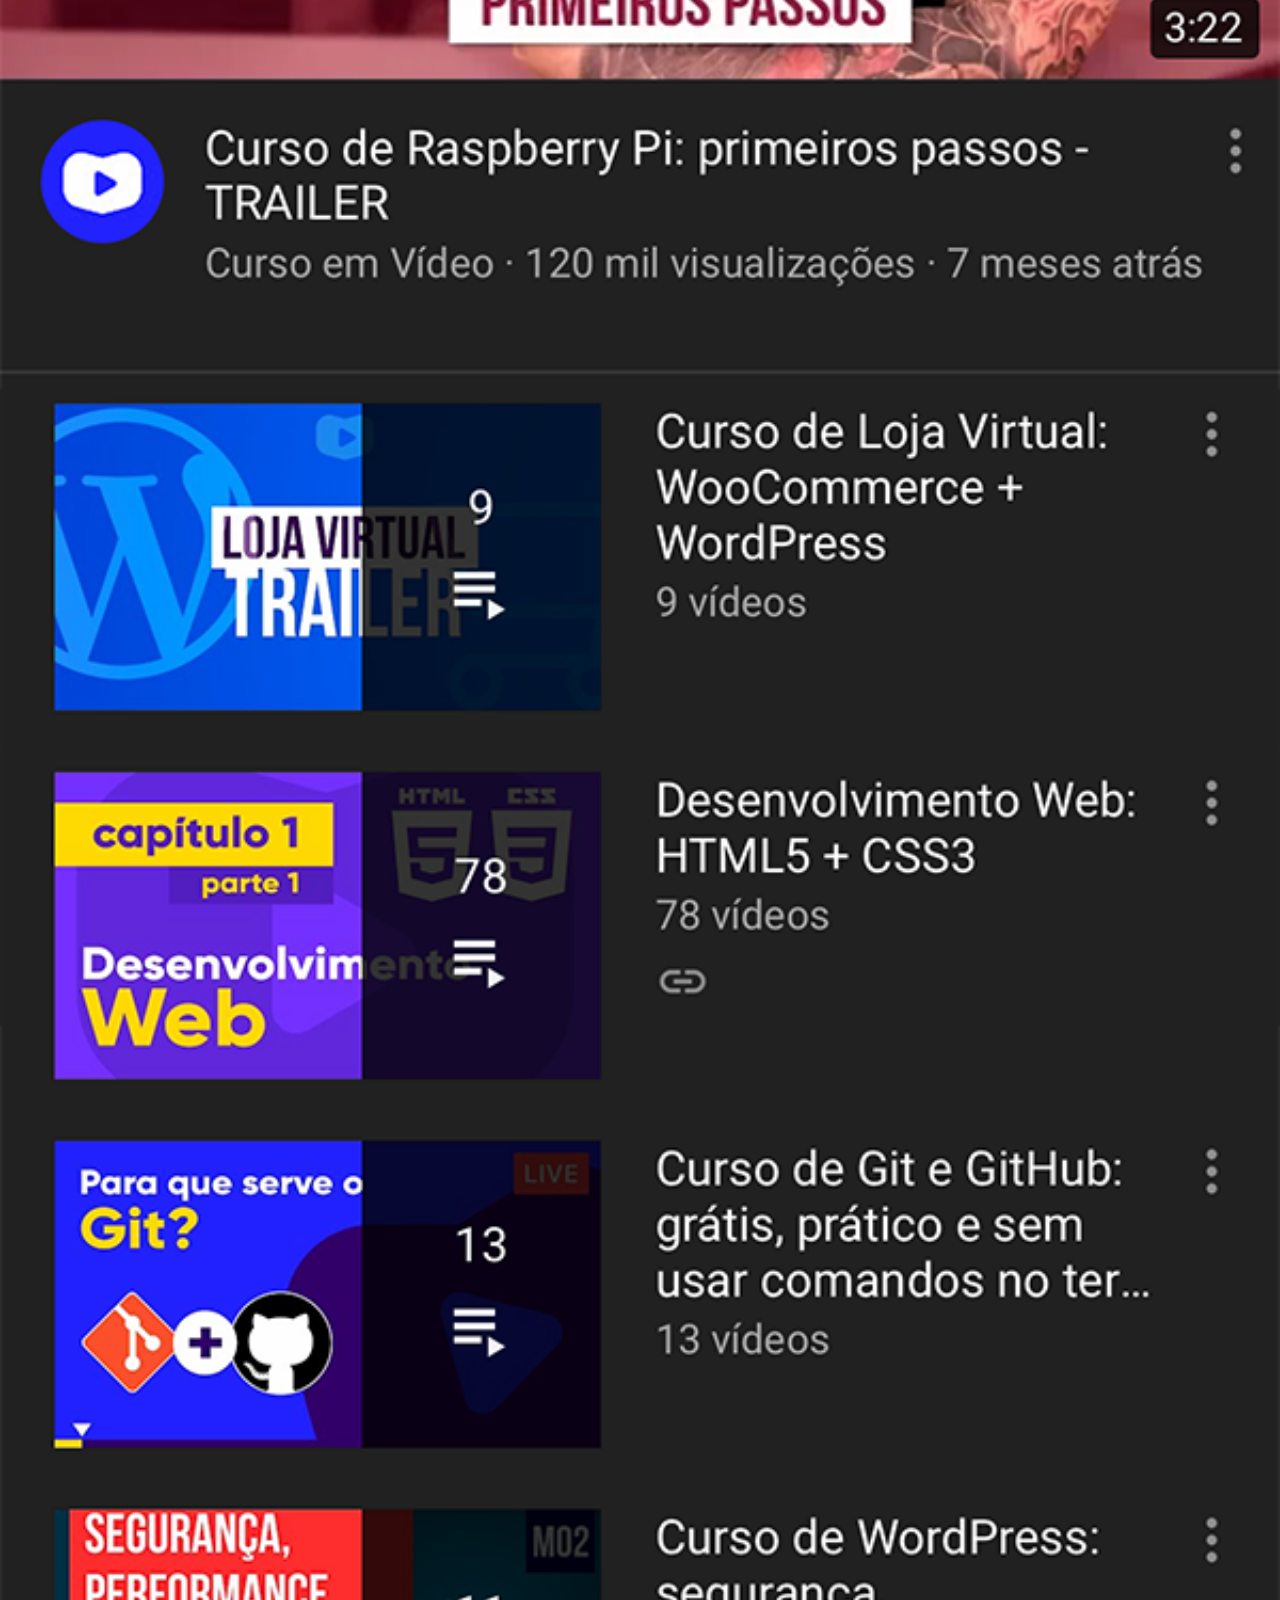
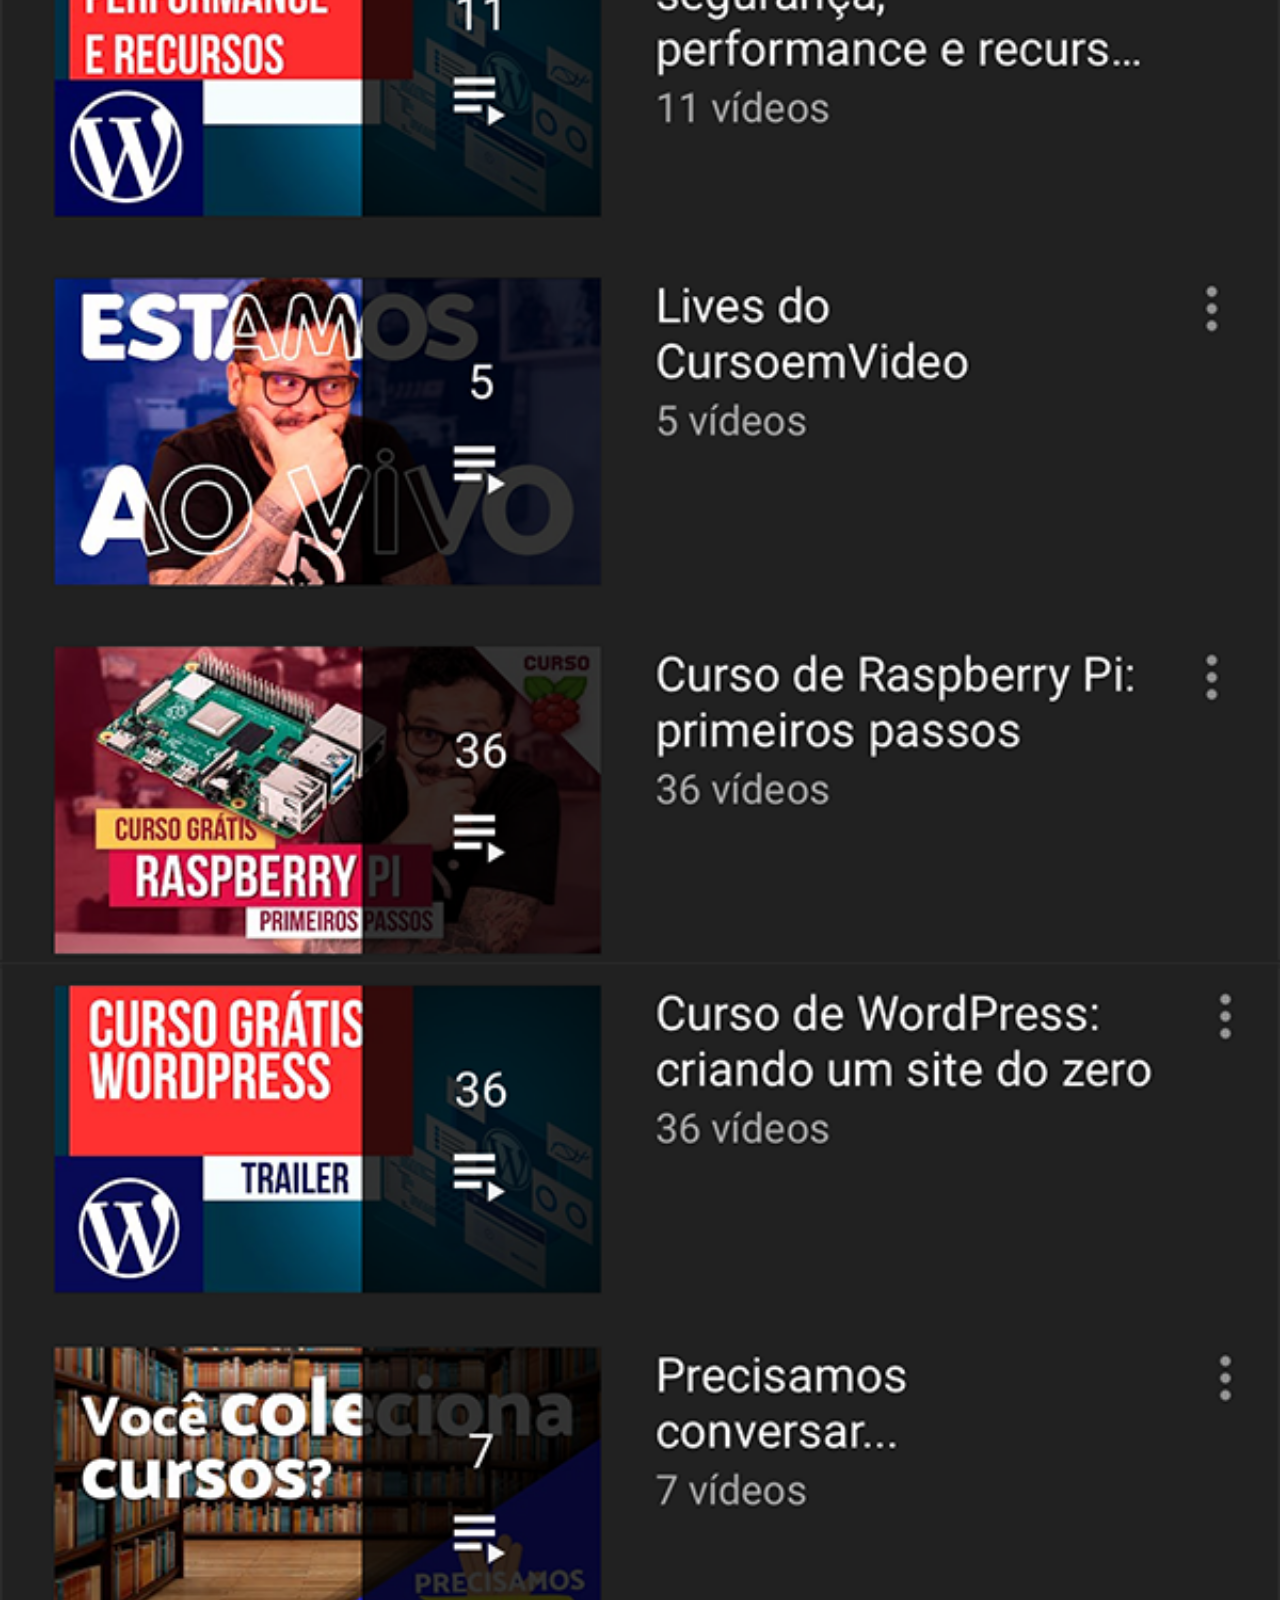
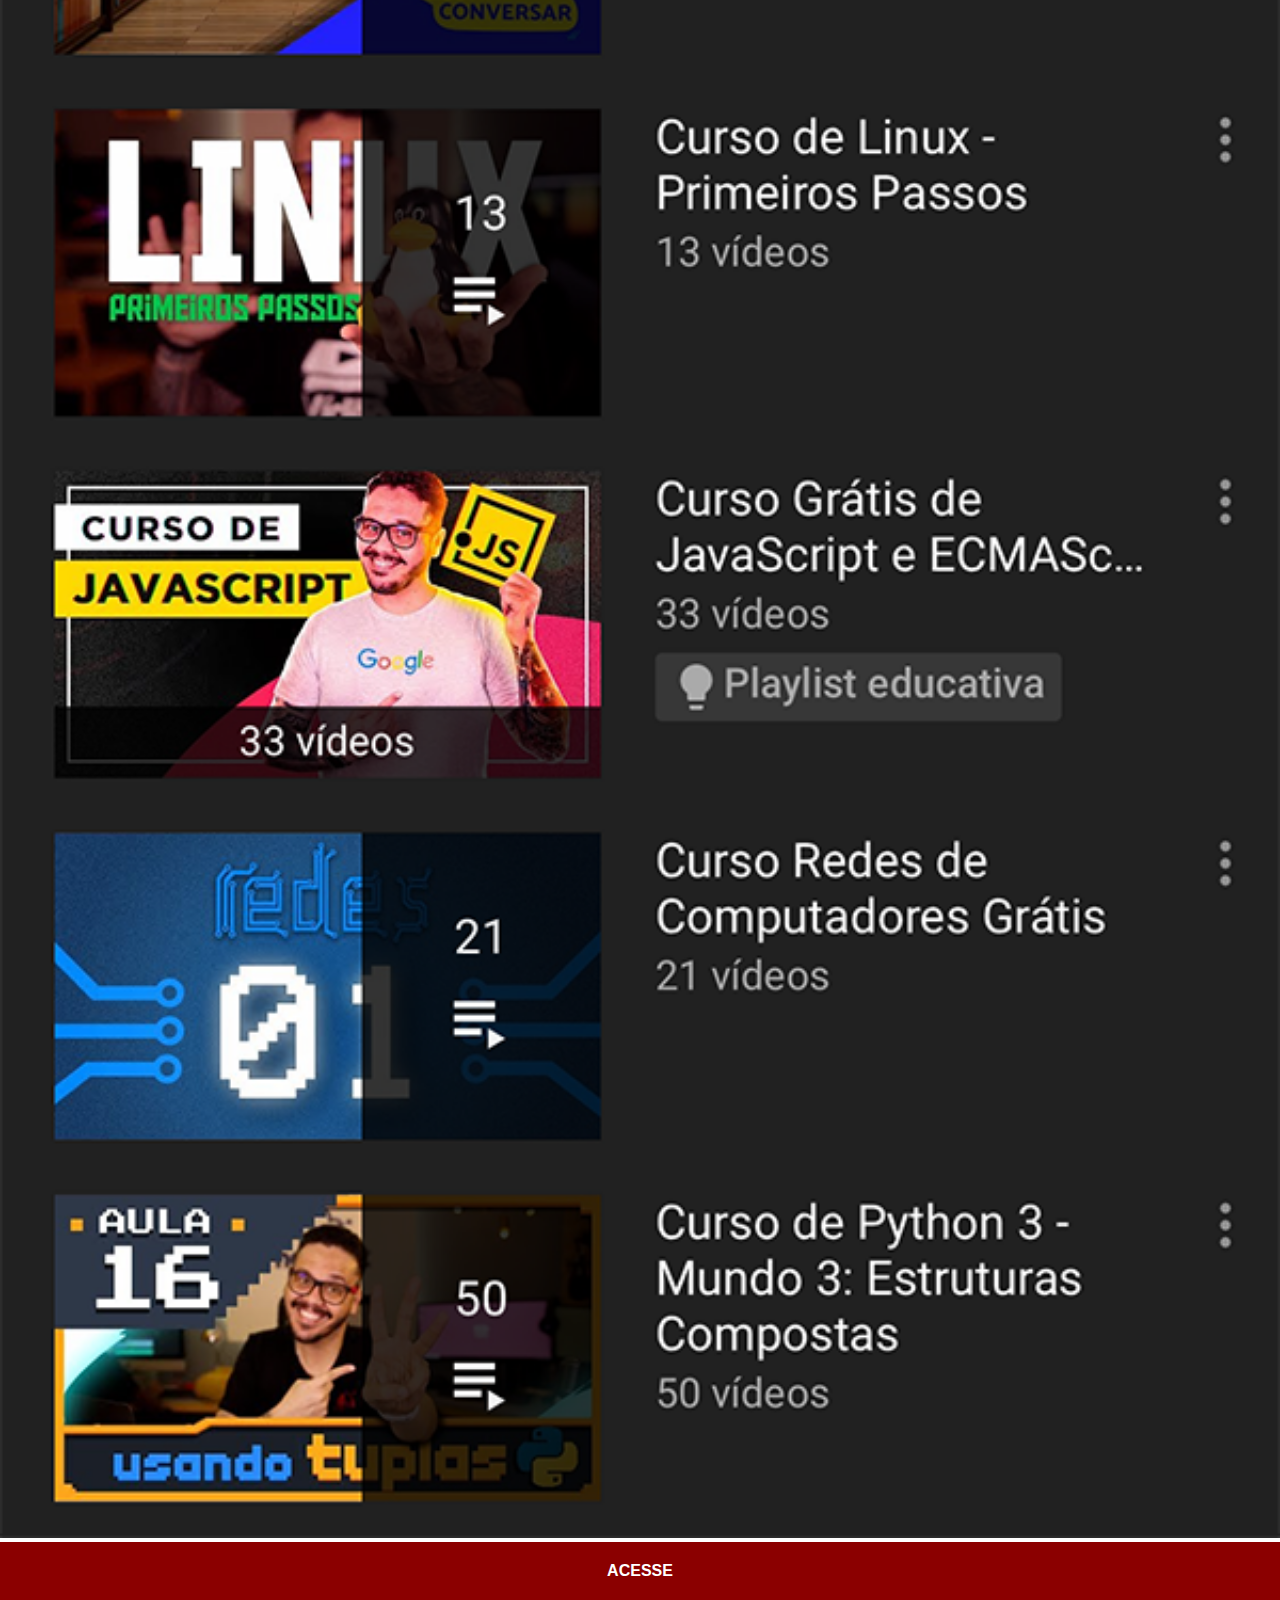
<file: youtube.html>
<!DOCTYPE html>
<html lang="pt-br">
<head>
    <meta charset="UTF-8">
    <meta http-equiv="X-UA-Compatible" content="IE=edge">
    <meta name="viewport" content="width=device-width, initial-scale=1.0">
    <link rel="stylesheet" href="estilos/social.css">
    <title>Youtube</title>
</head>
<body>
    <img src="imagens/tela-youtube.png" alt="Tela do Youtube">
    <a href="https://www.youtube.com/@CursoemVideo/playlists" target="_blank">Acesse</a>
</body>
</html>
</file>
<file: estilos/style.css>
@charset "UTF-8";

* {
    margin: 0px;
    padding: 0px;
    font-family: Arial, Helvetica, sans-serif;
}

html, body {
    height: 100vh;
    width: 100vw;
    background-color: black;
}

main {
    height: 100vh;
    position: relative;
}

body {
    background: url(../imagens/fundo-madeira.jpg) no-repeat top center;
    background-size: cover;
    background-attachment: fixed;
}

section#telefone {
    height: 627px;
    width: 311px;
    background: url(../imagens/frame-iphone.png) no-repeat;

    position: absolute;

    top: 50%;
    left: 50%;

    transform: translate(-50%, -50%);
}

iframe#tela {
    position: relative;
    top: 80px;
    left: 22px;
    width: 267px;
    height: 471px;
}

section#redes-sociais {
    text-align: right;
}

section#redes-sociais > a > img {
    width: 50px;
    margin: 10px;
    border-radius: 50%;
    box-shadow: 2px 2px 5px rgba(0, 0, 0, 0.400);
    box-sizing: border-box;
}

section#redes-sociais img:hover {
    border: 2px solid rgba(255, 255, 255, 0.637);
    transform: translate(-3px, -3px);
    box-shadow: 5px 5px 10px rgba(0, 0, 0, 0.623);
    transition: transform 0.3s, border 1s;
}
</file>
<file: estilos/social.css>
@charset "UTF-8";

* {
    margin: 0px;
    padding: 0px;
    font-family: Arial, Helvetica, sans-serif;
}

::-webkit-scrollbar {
    width: 0;
    height: 0;
}

img {
    width: 100vw;
}

a {
    display: block;
    background-color: darkred;
    color: white;
    padding: 20px;
    text-align: center;
    font-weight: bolder;
    text-decoration: none;
    text-transform: uppercase;
}

a:hover {
    background-color: red;
}
</file>
